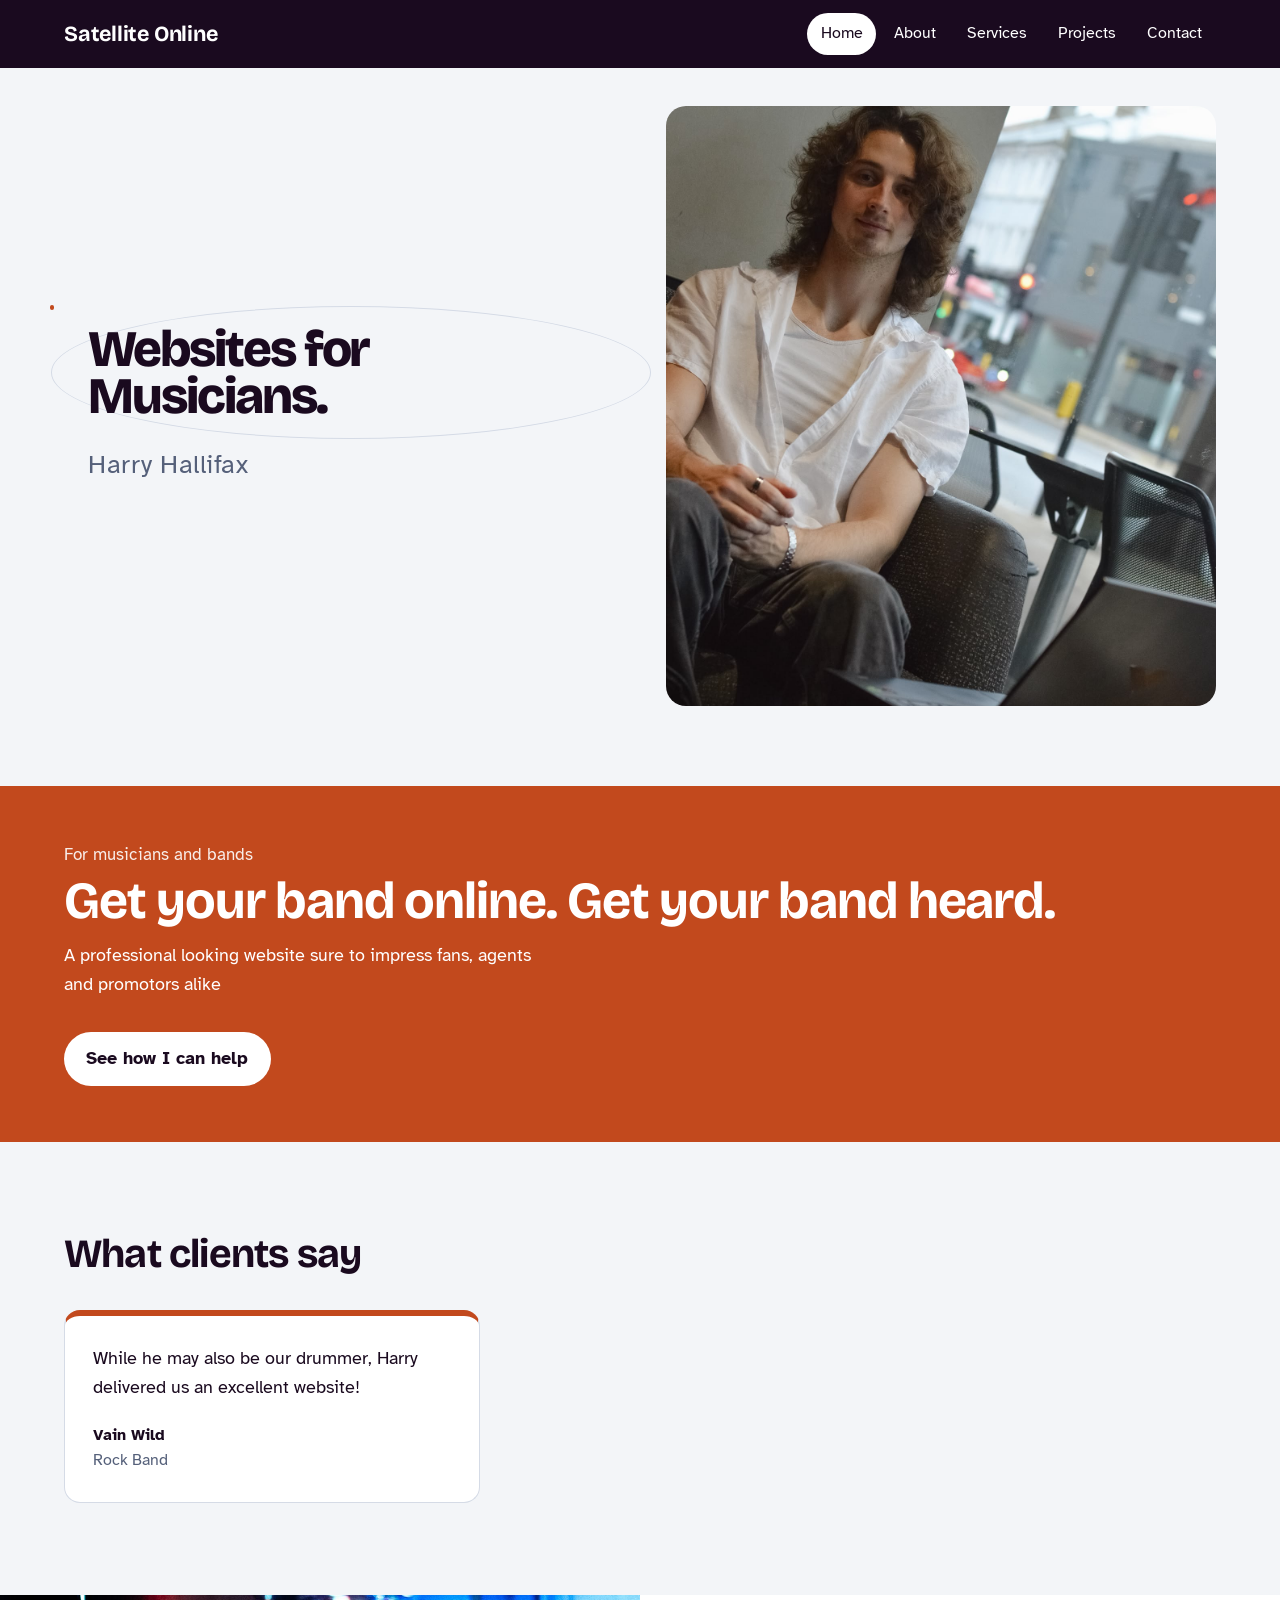
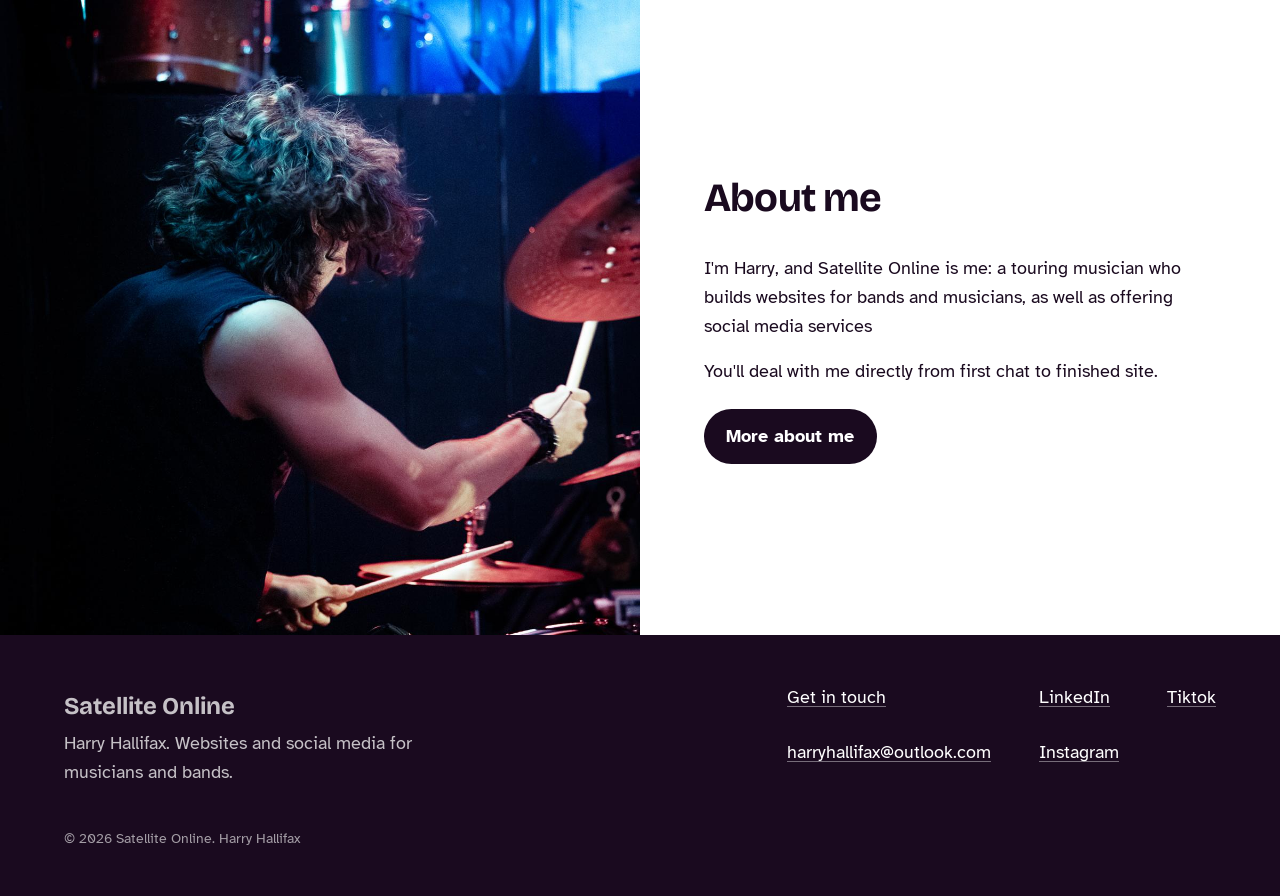
<file: index.html>
<!DOCTYPE html>
<html lang="en-GB">
<head>
  <meta charset="utf-8">
  <meta name="viewport" content="width=device-width, initial-scale=1">
  <title>Satellite Online · Harry Hallifax</title>
  <meta name="description" content="Websites and social media help for musicians and bands, from a touring musician who gets it.">
  <link rel="preconnect" href="https://fonts.googleapis.com">
  <link rel="preconnect" href="https://fonts.gstatic.com" crossorigin>
  <link href="https://fonts.googleapis.com/css2?family=Atkinson+Hyperlegible:wght@400;700&family=Bricolage+Grotesque:opsz,wght@12..96,700;12..96,800&display=swap" rel="stylesheet">
  <link rel="stylesheet" href="css/style.css">
  <link rel="icon" type="image/x-icon" href="/images/favicon2.png">
</head>
<body>
  <a class="skip-link" href="#main">Skip to content</a>

  <header class="site-nav">
    <nav class="wrap" aria-label="Main">
      <a class="brand" href="./">Satellite Online</a>
      <button class="nav-toggle" aria-expanded="false" aria-controls="nav-links">Menu</button>
      <ul class="nav-links" id="nav-links">
        <li><a href="./" aria-current="page">Home</a></li>
        <li><a href="about/">About</a></li>
        <li><a href="services/">Services</a></li>
        <li><a href="projects/">Projects</a></li>
        <li><a href="contact/">Contact</a></li>
      </ul>
    </nav>
  </header>

  <main id="main">
    <section class="hero wrap" aria-labelledby="wordmark">
      <div class="hero-text">
        <h1 class="wordmark" id="wordmark">
          <span class="orbit" aria-hidden="true"><span class="orbit-x"><span class="moon"></span></span></span>
          <span class="wordmark-line">Websites for Musicians.</span>
        </h1>
        <p class="hero-name">Harry Hallifax</p>
      </div>

      <div class="hero-photo">
             <img src="images/cafe.jpeg" alt="Harry working on a laptop in a café" height="600">
      </div>
    </section>

    <a class="musician-bar" href="services/">
      <div class="wrap musician-bar-inner">
        <div>
          <p class="bar-for">For musicians and bands</p>
          <h2>Get your band online. Get your band heard.</h2>
          <p class="lede">A professional looking website sure to impress fans, agents and promotors alike</p>
        </div>
        <span class="bar-cta">See how I can help</span>
      </div>
    </a>

    <section class="reviews" id="reviews" aria-labelledby="reviews-title">
      <div class="wrap">
        <h2 class="section-title" id="reviews-title">What clients say</h2>
        <div class="review-track" id="review-track" tabindex="0" aria-label="Client reviews, scroll sideways for more"></div>
      </div>
    </section>

    <section class="about-me" aria-labelledby="about-me-title">
      <div class="about-me-photo">
             <img src="images/playing live.jpeg" alt="Harry Hallifax playing drums">
      </div>
      <div class="about-me-text">
        <h2 class="section-title" id="about-me-title">About me</h2>
        <p>I'm Harry, and Satellite Online is me: a touring musician who builds websites for bands and musicians, as well as offering social media services</p>
        <p>You'll deal with me directly from first chat to finished site.</p>
        <a class="button" href="about/">More about me</a>
      </div>
    </section>
  </main>

  <div data-include="footer"></div>

  <script src="js/main.js"></script>
  <script src="js/reviews.js"></script>
  <script src="js/include.js"></script>
</body>
</html>
</file>
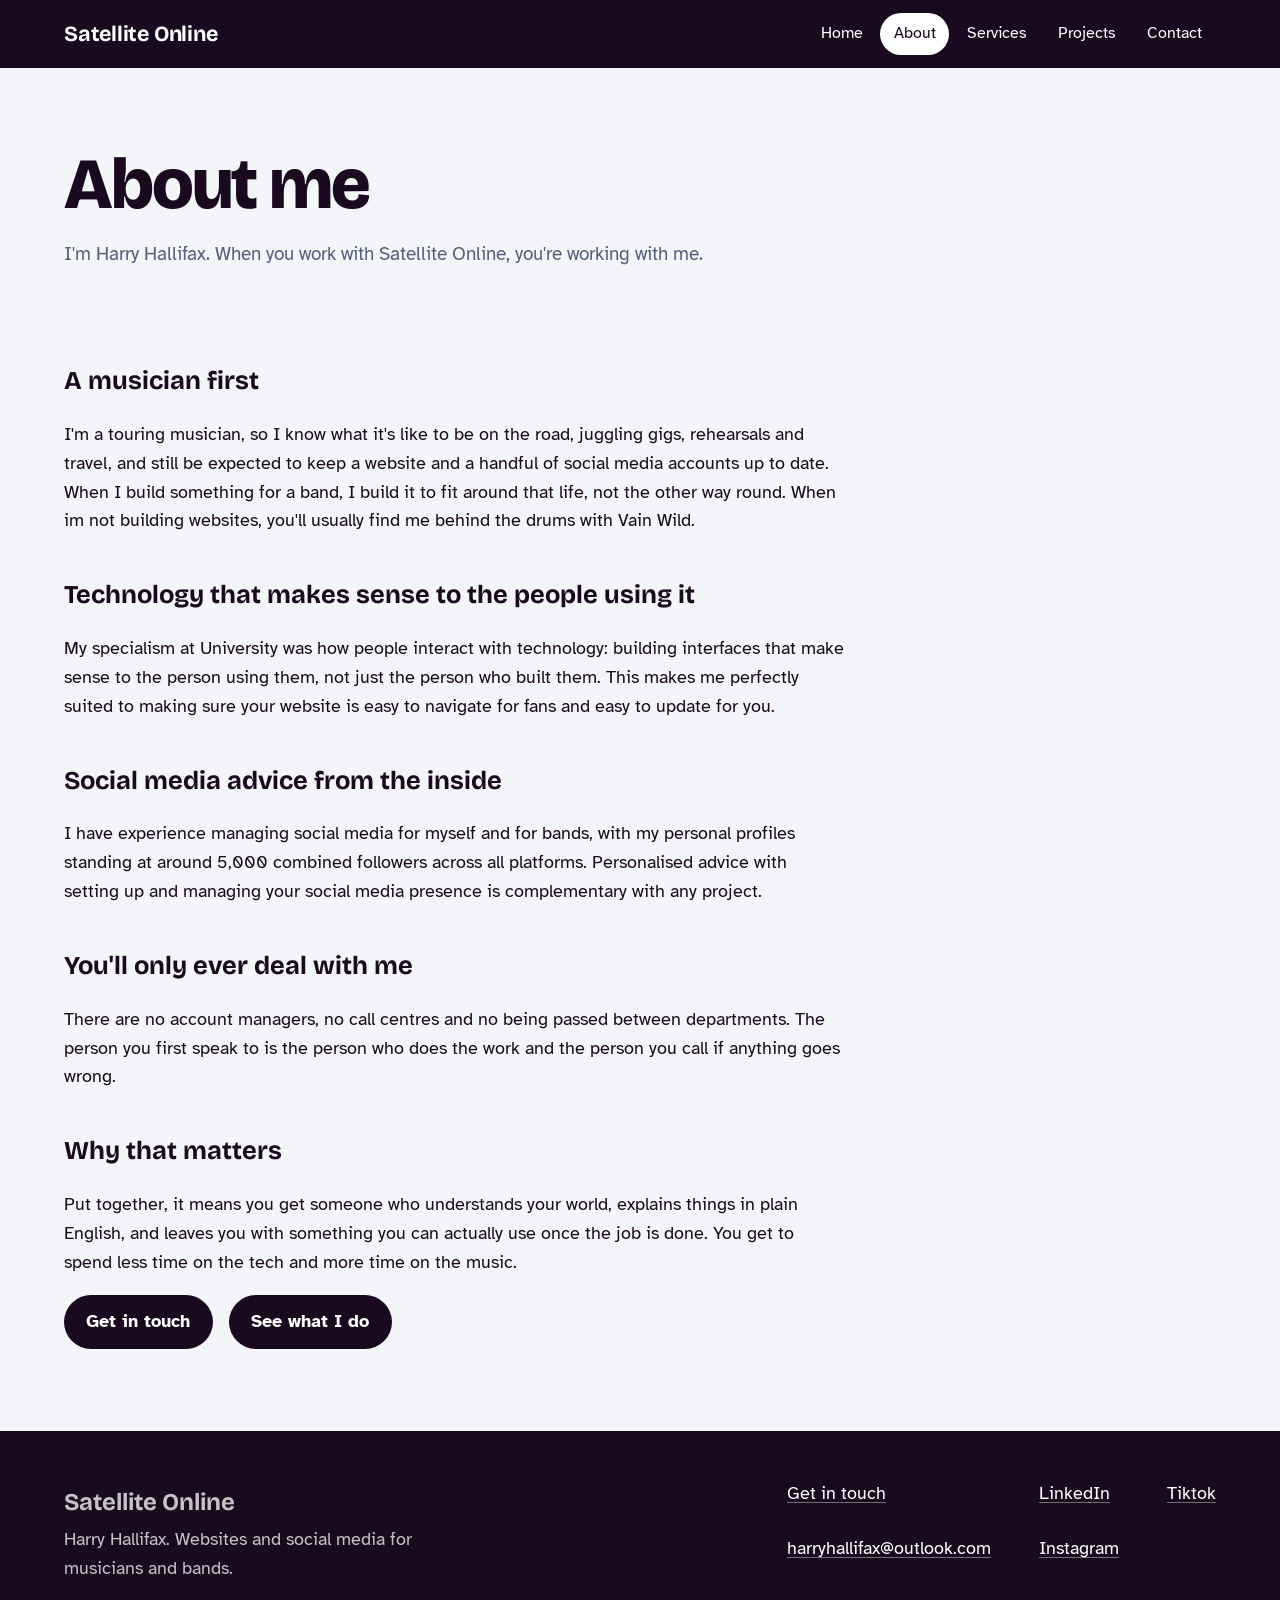
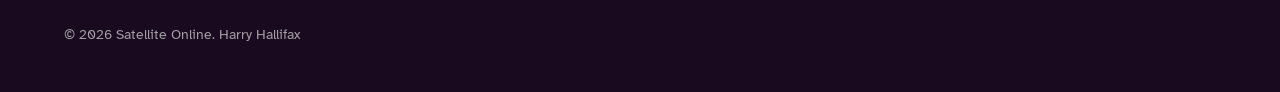
<file: about/index.html>
<!DOCTYPE html>
<html lang="en-GB">
<head>
  <meta charset="utf-8">
  <meta name="viewport" content="width=device-width, initial-scale=1">
  <title>About · Satellite Online</title>
  <meta name="description" content="I'm Harry Hallifax. When you work with Satellite Online, you're working with me.">
  <link rel="preconnect" href="https://fonts.googleapis.com">
  <link rel="preconnect" href="https://fonts.gstatic.com" crossorigin>
  <link href="https://fonts.googleapis.com/css2?family=Atkinson+Hyperlegible:wght@400;700&family=Bricolage+Grotesque:opsz,wght@12..96,700;12..96,800&display=swap" rel="stylesheet">
  <link rel="stylesheet" href="../css/style.css">
</head>
<body>
  <a class="skip-link" href="#main">Skip to content</a>

  <header class="site-nav">
    <nav class="wrap" aria-label="Main">
      <a class="brand" href="../">Satellite Online</a>
      <button class="nav-toggle" aria-expanded="false" aria-controls="nav-links">Menu</button>
      <ul class="nav-links" id="nav-links">
        <li><a href="../">Home</a></li>
        <li><a href="../about/" aria-current="page">About</a></li>
        <li><a href="../services/">Services</a></li>
        <li><a href="../projects/">Projects</a></li>
        <li><a href="../contact/">Contact</a></li>
      </ul>
    </nav>
  </header>

  <main id="main">
    <header class="page-head">
      <div class="wrap">
        <h1>About me</h1>
        <p>I'm Harry Hallifax. When you work with Satellite Online, you're working with me.</p>
      </div>
    </header>
    <div class="page-body wrap">
      <h2>A musician first</h2>
      <p>I'm a touring musician, so I know what it's like to be on the road, juggling gigs, rehearsals and travel, and still be expected to keep a website and a handful of social media accounts up to date. When I build something for a band, I build it to fit around that life, not the other way round. When im not building websites, you'll usually find me behind the drums with Vain Wild.</p>

      <h2>Technology that makes sense to the people using it</h2>
      <p>My specialism at University was how people interact with technology: building interfaces that make sense to the person using them, not just the person who built them. This makes me perfectly suited to making sure your website is easy to navigate for fans and easy to update for you.</p>

      <h2>Social media advice from the inside</h2>
      <p>I have experience managing social media for myself and for bands, with my personal profiles standing at around 5,000 combined followers across all platforms. Personalised advice with setting up and managing your social media presence is complementary with any project.</p>

      <h2>You'll only ever deal with me</h2>
      <p>There are no account managers, no call centres and no being passed between departments. The person you first speak to is the person who does the work and the person you call if anything goes wrong.</p>

      <h2>Why that matters</h2>
      <p>Put together, it means you get someone who understands your world, explains things in plain English, and leaves you with something you can actually use once the job is done. You get to spend less time on the tech and more time on the music.</p>

      <p class="route-links">
        <a class="button" href="../contact/">Get in touch</a>
        <a class="button" href="../services/">See what I do</a>
      </p>
    </div>
  </main>

  <div data-include="footer"></div>

  <script src="../js/main.js"></script>
   <script src="../js/include.js"></script>
</body>
</html>
</file>
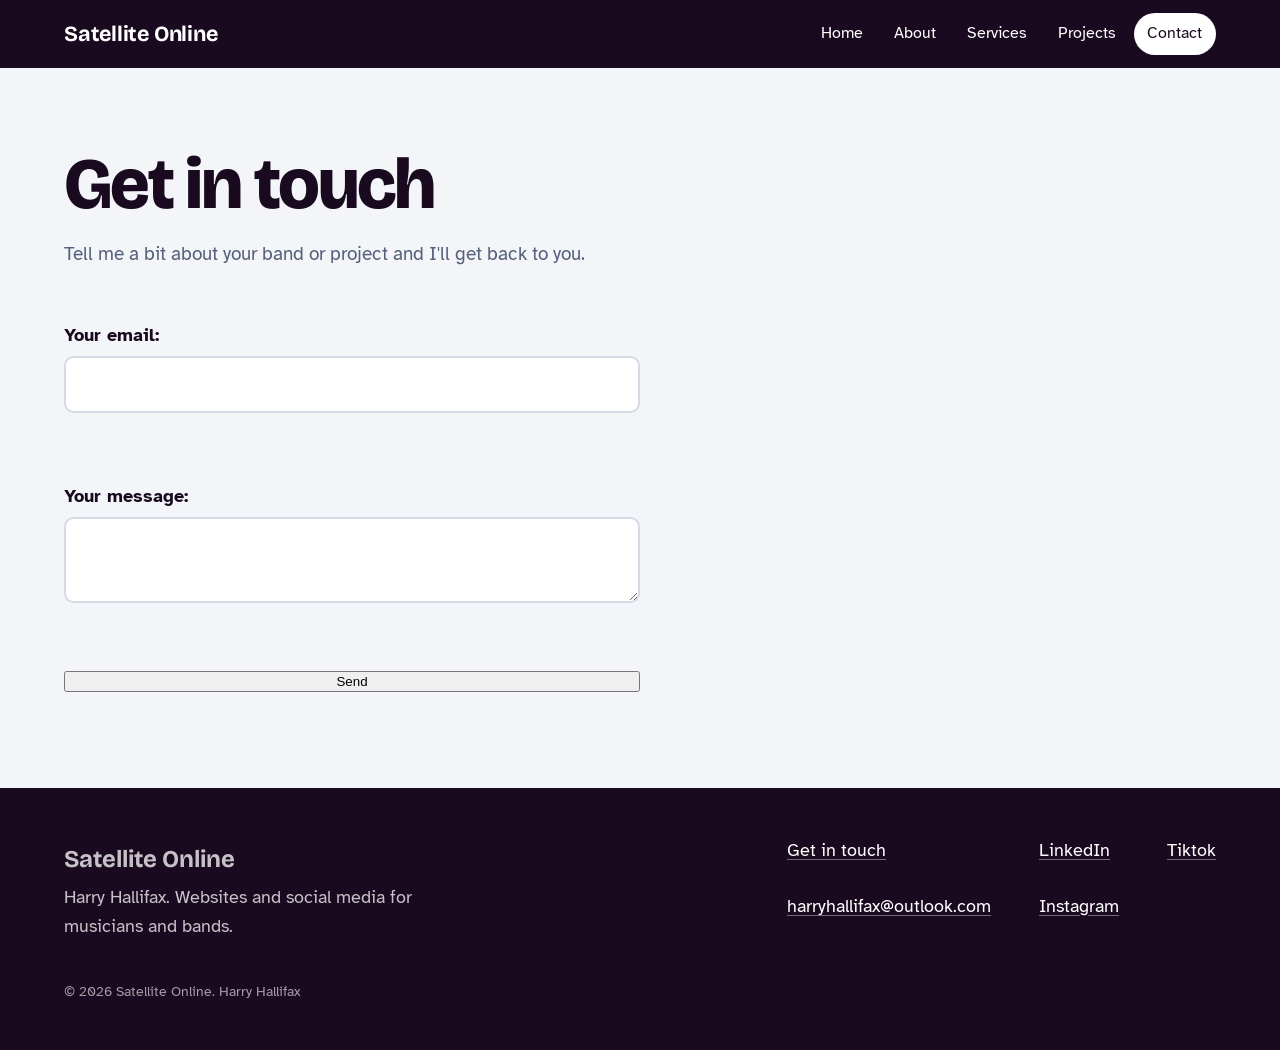
<file: contact/index.html>
<!DOCTYPE html>
<html lang="en-GB">
<head>
  <meta charset="utf-8">
  <meta name="viewport" content="width=device-width, initial-scale=1">
  <title>Contact · Satellite Online</title>
  <meta name="description" content="Tell me a bit about your band or project and I'll get back to you.">
  <link rel="preconnect" href="https://fonts.googleapis.com">
  <link rel="preconnect" href="https://fonts.gstatic.com" crossorigin>
  <link href="https://fonts.googleapis.com/css2?family=Atkinson+Hyperlegible:wght@400;700&family=Bricolage+Grotesque:opsz,wght@12..96,700;12..96,800&display=swap" rel="stylesheet">
  <link rel="stylesheet" href="../css/style.css">
</head>
<body>
  <a class="skip-link" href="#main">Skip to content</a>

  <header class="site-nav">
    <nav class="wrap" aria-label="Main">
      <a class="brand" href="../">Satellite Online</a>
      <button class="nav-toggle" aria-expanded="false" aria-controls="nav-links">Menu</button>
      <ul class="nav-links" id="nav-links">
        <li><a href="../">Home</a></li>
        <li><a href="../about/">About</a></li>
        <li><a href="../services/">Services</a></li>
        <li><a href="../projects/">Projects</a></li>
        <li><a href="../contact/" aria-current="page">Contact</a></li>
      </ul>
    </nav>
  </header>

  <main id="main">
    <header class="page-head">
      <div class="wrap">
        <h1>Get in touch</h1>
        <p>Tell me a bit about your band or project and I'll get back to you.</p>
      </div>
    </header>
    <div class="page-body wrap">
      <form
      class="contact-form"
      action="https://formspree.io/f/xyeeplyl"
      method="POST"
>
      <label>
        Your email:
        <input type="email" name="email">
      </label>
      <br>
      <label>
        Your message:
        <textarea name="message"></textarea>
      </label>
      <br>
      <!-- your other form fields go here -->
  <button type="submit">Send</button>
</form>
    </div>
  </main>

  <div data-include="footer"></div>

  <script src="../js/main.js"></script>
   <script src="../js/include.js"></script>
</body>
</html>
</file>
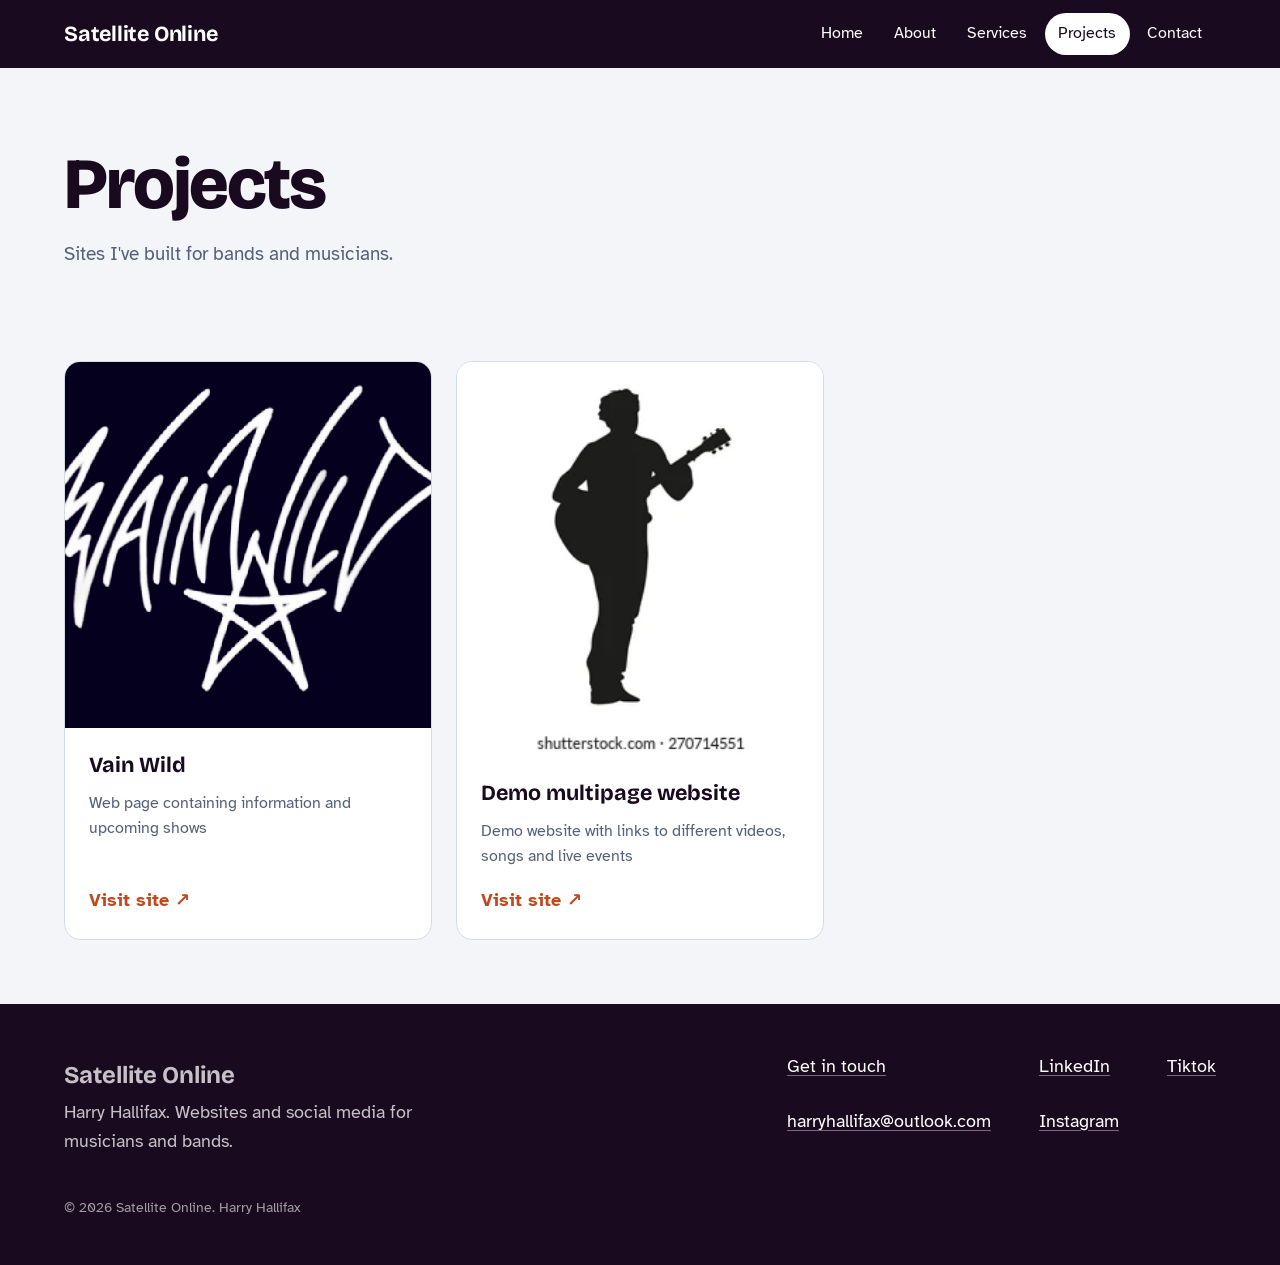
<file: projects/index.html>
<!DOCTYPE html>
<html lang="en-GB">
<head>
  <meta charset="utf-8">
  <meta name="viewport" content="width=device-width, initial-scale=1">
  <title>Projects · Satellite Online</title>
  <meta name="description" content="Sites I've built for bands and musicians.">
  <link rel="preconnect" href="https://fonts.googleapis.com">
  <link rel="preconnect" href="https://fonts.gstatic.com" crossorigin>
  <link href="https://fonts.googleapis.com/css2?family=Atkinson+Hyperlegible:wght@400;700&family=Bricolage+Grotesque:opsz,wght@12..96,700;12..96,800&display=swap" rel="stylesheet">
  <link rel="stylesheet" href="../css/style.css">
</head>
<body>
  <a class="skip-link" href="#main">Skip to content</a>

  <header class="site-nav">
    <nav class="wrap" aria-label="Main">
      <a class="brand" href="../">Satellite Online</a>
      <button class="nav-toggle" aria-expanded="false" aria-controls="nav-links">Menu</button>
      <ul class="nav-links" id="nav-links">
        <li><a href="../">Home</a></li>
        <li><a href="../about/">About</a></li>
        <li><a href="../services/">Services</a></li>
        <li><a href="../projects/" aria-current="page">Projects</a></li>
        <li><a href="../contact/">Contact</a></li>
      </ul>
    </nav>
  </header>

  <main id="main">
    <header class="page-head">
      <div class="wrap">
        <h1>Projects</h1>
        <p>Sites I've built for bands and musicians.</p>
      </div>
    </header>
    <div class="wrap projects-wrap">
      <div class="project-grid" id="project-grid"></div>
    </div>
  </main>

  <div data-include="footer"></div>

  <script src="../js/main.js"></script>
  <script src="../js/projects.js"></script>
   <script src="../js/include.js"></script>
</body>
</html>
</file>
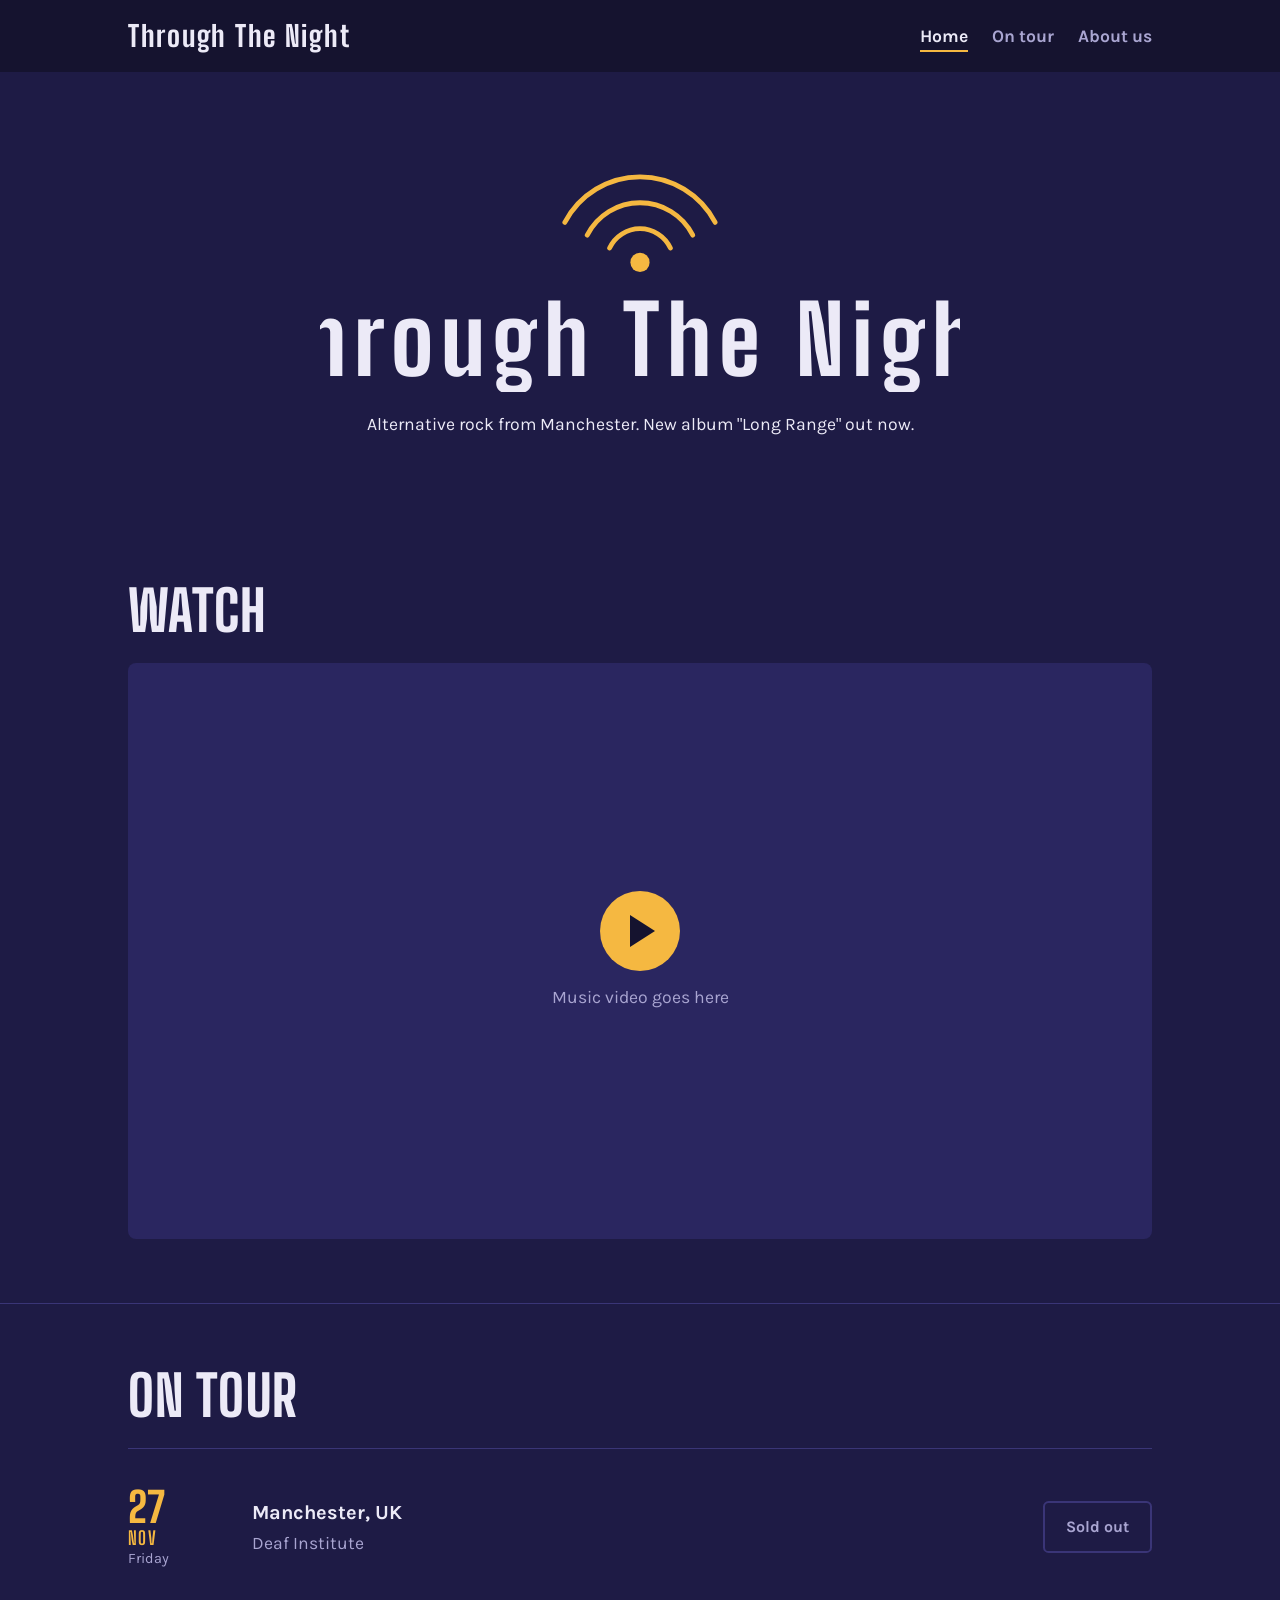
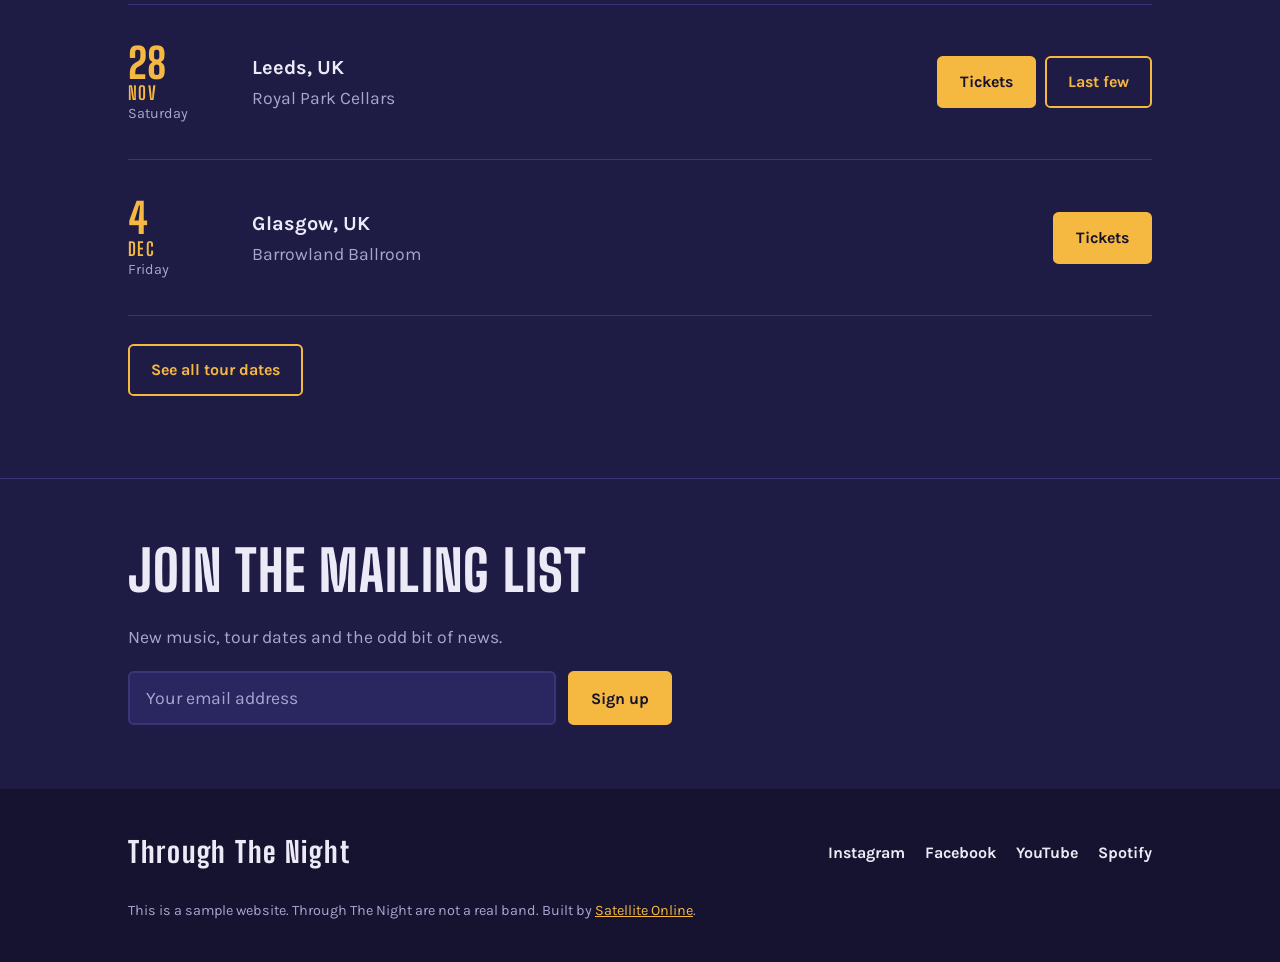
<file: sample1/index.html>
<!DOCTYPE html>
<html lang="en-GB">
<head>
  <meta charset="utf-8">
  <meta name="viewport" content="width=device-width, initial-scale=1">
  <title>Through The Night</title>
  <meta name="description" content="Through The Night are a four-piece alternative rock band from Manchester. Sample website by Satellite Online.">
  <link rel="preconnect" href="https://fonts.googleapis.com">
  <link rel="preconnect" href="https://fonts.gstatic.com" crossorigin>
  <link href="https://fonts.googleapis.com/css2?family=Big+Shoulders+Display:wght@700;800&family=Karla:wght@400;700&display=swap" rel="stylesheet">
  <link rel="stylesheet" href="css/band.css">
</head>
<body>
  <header class="band-header">
    <div class="wrap">
      <a class="small-logo" href="./">Through The Night</a>
      <nav aria-label="Main">
        <ul class="band-nav">
          <li><a href="./" aria-current="page">Home</a></li>
          <li><a href="tour/">On tour</a></li>
          <li><a href="about/">About us</a></li>
        </ul>
      </nav>
    </div>
  </header>

  <main>
    <section class="logo-hero wrap" aria-label="Through The Night">
      <svg class="band-logo" viewBox="0 0 800 280" role="img" aria-labelledby="logo-title">
        <title id="logo-title">Through The Night</title>
        <g transform="translate(400 118)">
          <circle class="dish" cx="0" cy="0" r="12"/>
          <g class="waves">
            <path d="M -38 -18 A 42 42 0 0 1 38 -18"/>
            <path d="M -66 -34 A 74 74 0 0 1 66 -34"/>
            <path d="M -94 -50 A 106 106 0 0 1 94 -50"/>
          </g>
        </g>
        <text x="400" y="260" text-anchor="middle">Through The Night</text>
      </svg>
      <p class="logo-tagline">Alternative rock from Manchester. New album "Long Range" out now.</p>
    </section>

    <section class="block" aria-labelledby="video-title">
      <div class="wrap">
        <h2 id="video-title">Watch</h2>
        <div class="video">
          <div><span class="play" aria-hidden="true"></span>Music video goes here</div>
        </div>
      </div>
    </section>

    <section class="block" aria-labelledby="tour-title">
      <div class="wrap">
        <h2 id="tour-title">On tour</h2>
        <ul class="gigs">
        <li class="gig">
          <p class="gig-date"><span class="day">27</span> <span class="month">Nov</span><span class="weekday">Friday</span></p>
          <p class="gig-place"><span class="city">Manchester, UK</span><span class="venue">Deaf Institute</span></p>
          <div class="gig-actions">
            <span class="btn" aria-disabled="true">Sold out</span>
          </div>
        </li>
        <li class="gig">
          <p class="gig-date"><span class="day">28</span> <span class="month">Nov</span><span class="weekday">Saturday</span></p>
          <p class="gig-place"><span class="city">Leeds, UK</span><span class="venue">Royal Park Cellars</span></p>
          <div class="gig-actions">
            <a class="btn" href="#">Tickets</a>
            <a class="btn ghost" href="#">Last few</a>
          </div>
        </li>
        <li class="gig">
          <p class="gig-date"><span class="day">4</span> <span class="month">Dec</span><span class="weekday">Friday</span></p>
          <p class="gig-place"><span class="city">Glasgow, UK</span><span class="venue">Barrowland Ballroom</span></p>
          <div class="gig-actions">
            <a class="btn" href="#">Tickets</a>
          </div>
        </li>
        </ul>
        <p class="more-link"><a class="btn ghost" href="tour/">See all tour dates</a></p>
      </div>
    </section>

    <section class="block signup" aria-labelledby="signup-title">
      <div class="wrap">
        <h2 id="signup-title">Join the mailing list</h2>
        <p>New music, tour dates and the odd bit of news.</p>
        <form class="signup-form" onsubmit="event.preventDefault(); document.getElementById('signup-note').hidden = false;">
          <label for="signup-email" class="visually-hidden" style="position:absolute;left:-9999px">Email address</label>
          <input id="signup-email" type="email" placeholder="Your email address" required>
          <button class="btn" type="submit">Sign up</button>
        </form>
        <p class="signup-note" id="signup-note" hidden>This is a sample site, so sign-up isn't switched on.</p>
      </div>
    </section>
  </main>

  <footer class="band-footer">
    <div class="wrap">
      <a class="small-logo" href="./">Through The Night</a>
      <ul class="socials">
        <li><a href="#">Instagram</a></li>
        <li><a href="#">Facebook</a></li>
        <li><a href="#">YouTube</a></li>
        <li><a href="#">Spotify</a></li>
      </ul>
      <p class="credit">This is a sample website. Through The Night are not a real band. Built by <a href="../">Satellite Online</a>.</p>
    </div>
  </footer>
</body>
</html>
</file>
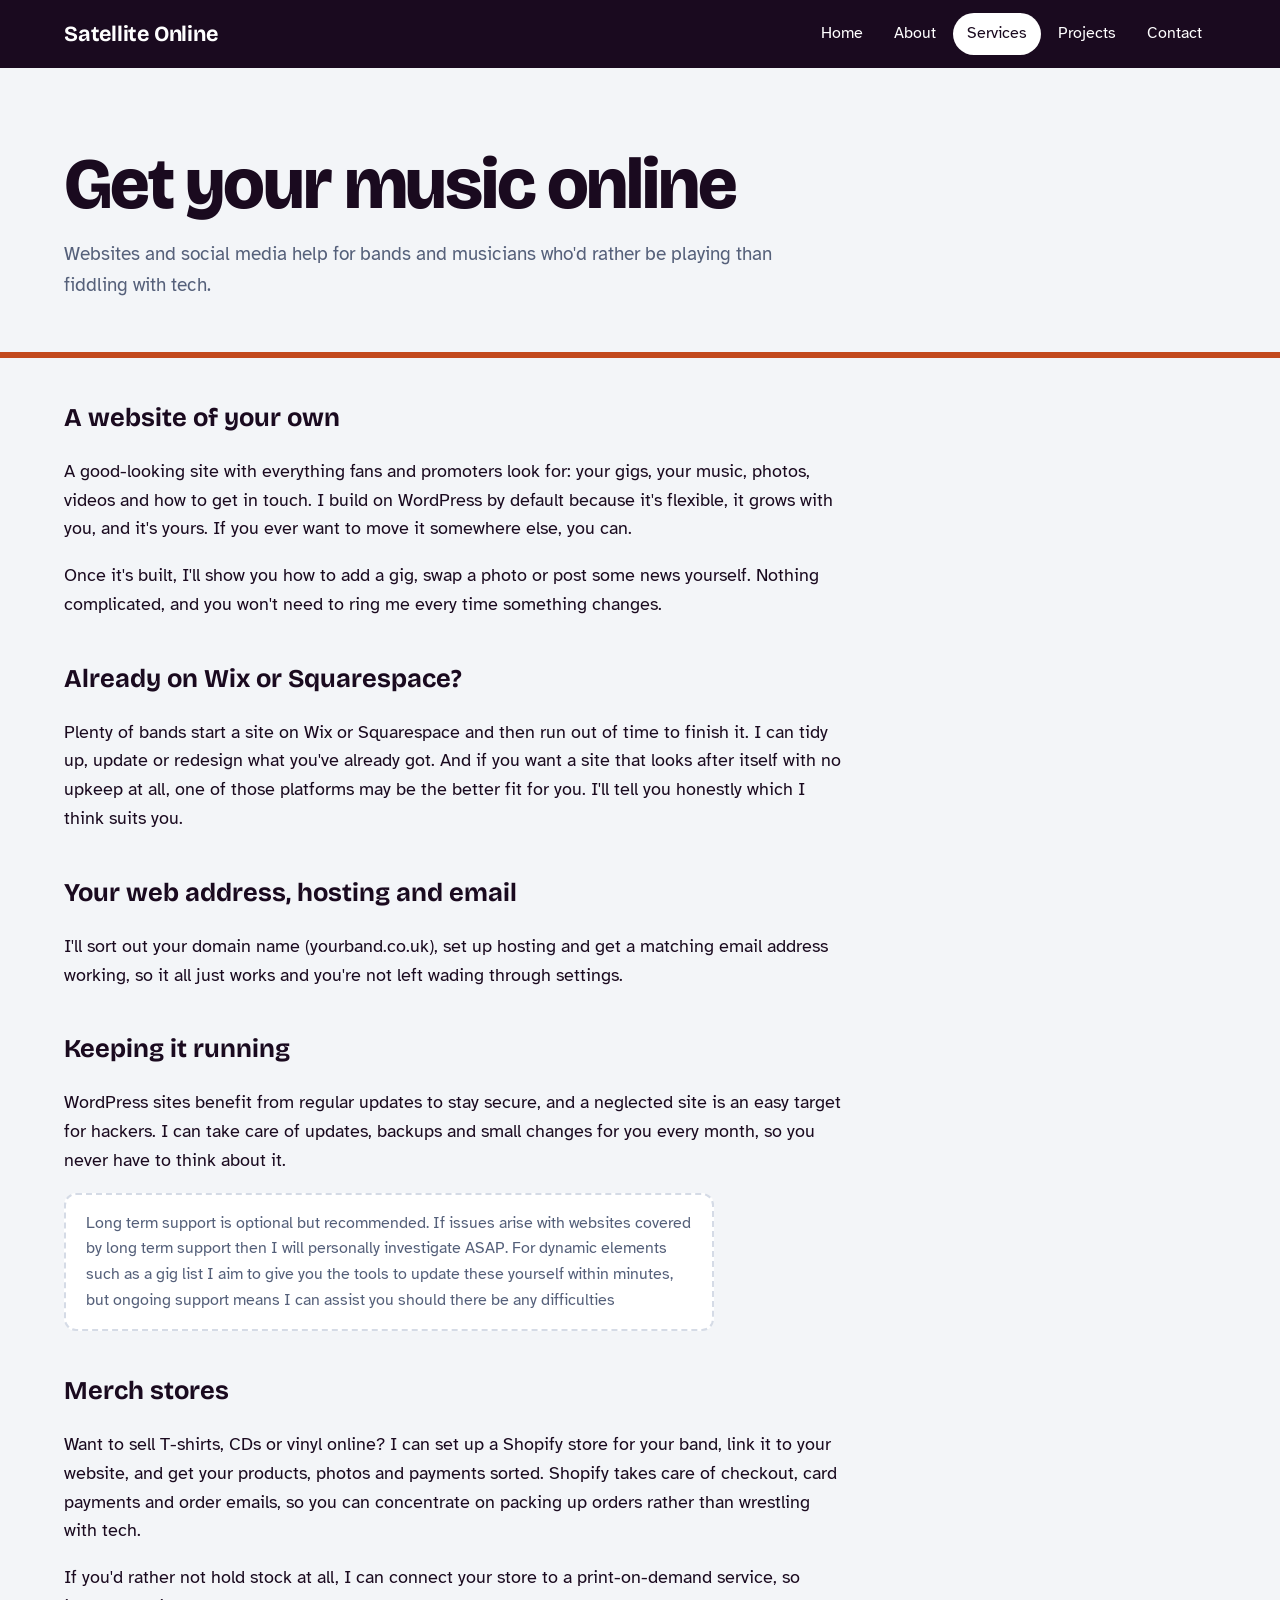
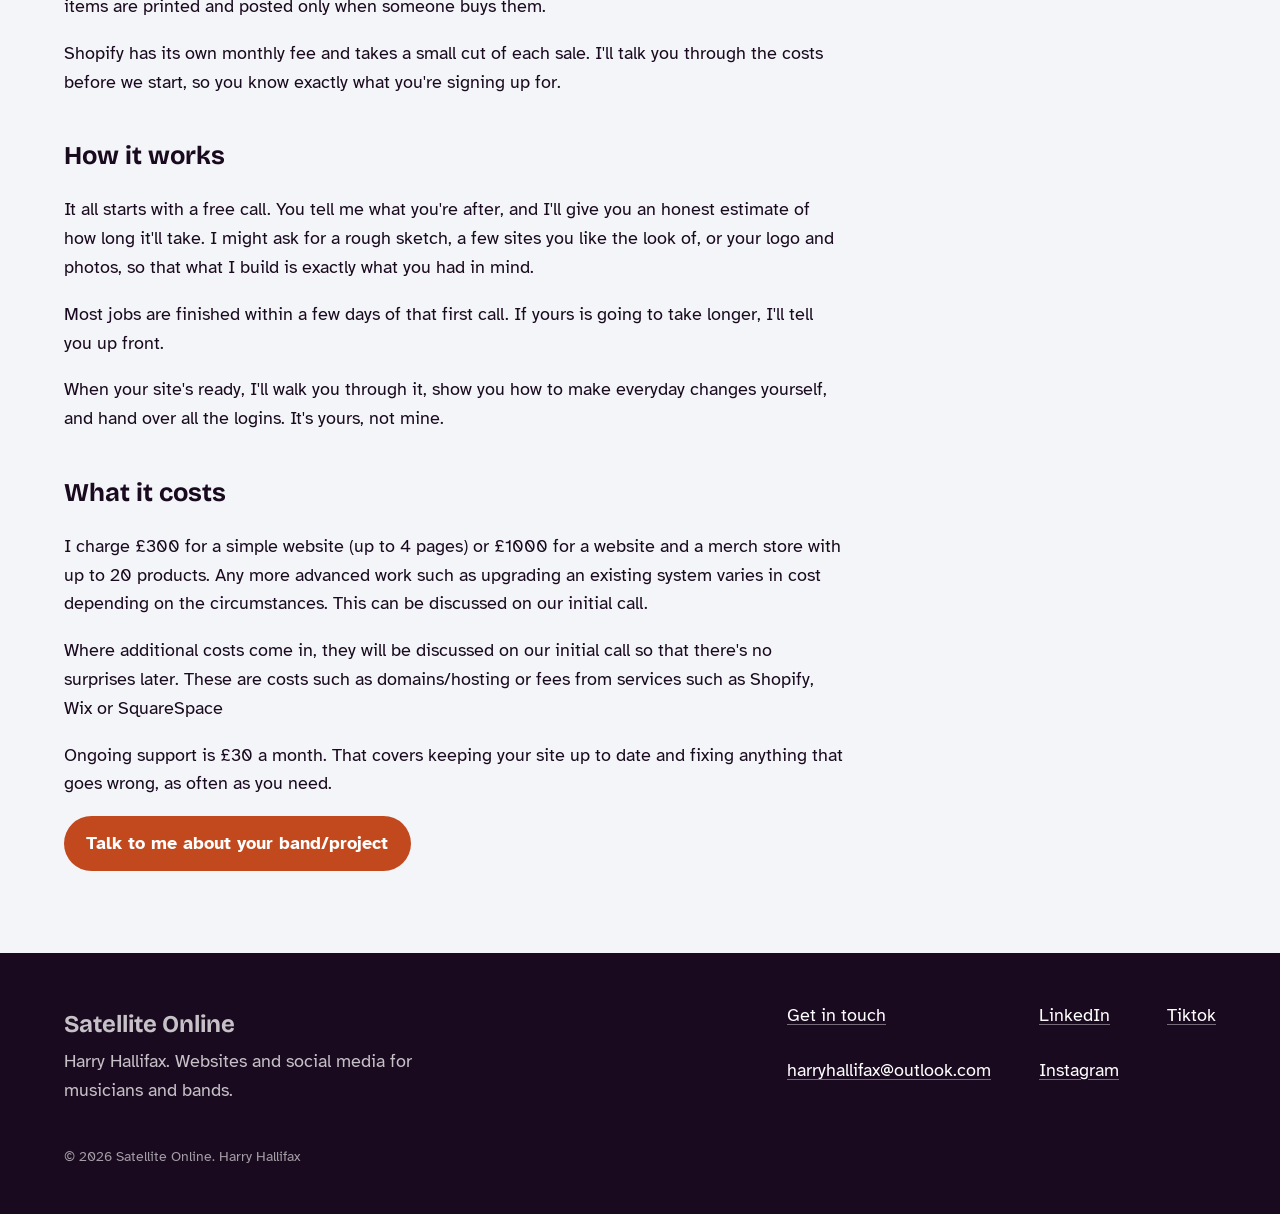
<file: services/index.html>
<!DOCTYPE html>
<html lang="en-GB">
<head>
  <meta charset="utf-8">
  <meta name="viewport" content="width=device-width, initial-scale=1">
  <title>Services · Satellite Online</title>
  <meta name="description" content="Websites and social media help for bands and musicians who'd rather be playing than fiddling with tech.">
  <link rel="preconnect" href="https://fonts.googleapis.com">
  <link rel="preconnect" href="https://fonts.gstatic.com" crossorigin>
  <link href="https://fonts.googleapis.com/css2?family=Atkinson+Hyperlegible:wght@400;700&family=Bricolage+Grotesque:opsz,wght@12..96,700;12..96,800&display=swap" rel="stylesheet">
  <link rel="stylesheet" href="../css/style.css">
</head>
<body class="theme-digital">
  <a class="skip-link" href="#main">Skip to content</a>

  <header class="site-nav">
    <nav class="wrap" aria-label="Main">
      <a class="brand" href="../">Satellite Online</a>
      <button class="nav-toggle" aria-expanded="false" aria-controls="nav-links">Menu</button>
      <ul class="nav-links" id="nav-links">
        <li><a href="../">Home</a></li>
        <li><a href="../about/">About</a></li>
        <li><a href="../services/" aria-current="page">Services</a></li>
        <li><a href="../projects/">Projects</a></li>
        <li><a href="../contact/">Contact</a></li>
      </ul>
    </nav>
  </header>

  <main id="main">
    <header class="page-head">
      <div class="wrap">
        <h1>Get your music online</h1>
        <p>Websites and social media help for bands and musicians who'd rather be playing than fiddling with tech.</p>
      </div>
    </header>
    <div class="page-body wrap">
      <h2>A website of your own</h2>
      <p>A good-looking site with everything fans and promoters look for: your gigs, your music, photos, videos and how to get in touch. I build on WordPress by default because it's flexible, it grows with you, and it's yours. If you ever want to move it somewhere else, you can.</p>
      <p>Once it's built, I'll show you how to add a gig, swap a photo or post some news yourself. Nothing complicated, and you won't need to ring me every time something changes.</p>

      <h2>Already on Wix or Squarespace?</h2>
      <p>Plenty of bands start a site on Wix or Squarespace and then run out of time to finish it. I can tidy up, update or redesign what you've already got. And if you want a site that looks after itself with no upkeep at all, one of those platforms may be the better fit for you. I'll tell you honestly which I think suits you.</p>

      <h2>Your web address, hosting and email</h2>
      <p>I'll sort out your domain name (yourband.co.uk), set up hosting and get a matching email address working, so it all just works and you're not left wading through settings.</p>

      <h2>Keeping it running</h2>
      <p>WordPress sites benefit from regular updates to stay secure, and a neglected site is an easy target for hackers. I can take care of updates, backups and small changes for you every month, so you never have to think about it.</p>
      <p class="placeholder-note">Long term support is optional but recommended. If issues arise with websites covered by long term support then I will personally investigate ASAP. For dynamic elements such as a gig list I aim to give you the tools to update these yourself within minutes, but ongoing support means I can assist you should there be any difficulties </p>

      <h2>Merch stores</h2>
      <p>Want to sell T-shirts, CDs or vinyl online? I can set up a Shopify store for your band, link it to your website, and get your products, photos and payments sorted. Shopify takes care of checkout, card payments and order emails, so you can concentrate on packing up orders rather than wrestling with tech.</p>
      <p>If you'd rather not hold stock at all, I can connect your store to a print-on-demand service, so items are printed and posted only when someone buys them.</p>
      <p>Shopify has its own monthly fee and takes a small cut of each sale. I'll talk you through the costs before we start, so you know exactly what you're signing up for.</p>

      <h2>How it works</h2>
      <p>It all starts with a free call. You tell me what you're after, and I'll give you an honest estimate of how long it'll take. I might ask for a rough sketch, a few sites you like the look of, or your logo and photos, so that what I build is exactly what you had in mind.</p>
      <p>Most jobs are finished within a few days of that first call. If yours is going to take longer, I'll tell you up front.</p>
      <p>When your site's ready, I'll walk you through it, show you how to make everyday changes yourself, and hand over all the logins. It's yours, not mine.</p>

      <h2>What it costs</h2>
      <p>I charge £300 for a simple website (up to 4 pages) or £1000 for a website and a merch store with up to 20 products. Any more advanced work such as upgrading an existing system varies in cost depending on the circumstances. This can be discussed on our initial call.</p>
      <p>Where additional costs come in, they will be discussed on our initial call so that there's no surprises later. These are costs such as domains/hosting or fees from services such as Shopify, Wix or SquareSpace</p>
      <p>Ongoing support is £30 a month. That covers keeping your site up to date and fixing anything that goes wrong, as often as you need.</p>

      <p class="route-links">
        <a class="button" href="../contact/">Talk to me about your band/project</a>
      </p>
    </div>
  </main>

  <div data-include="footer"></div>

  <script src="../js/main.js"></script>
   <script src="../js/include.js"></script>
</body>
</html>
</file>
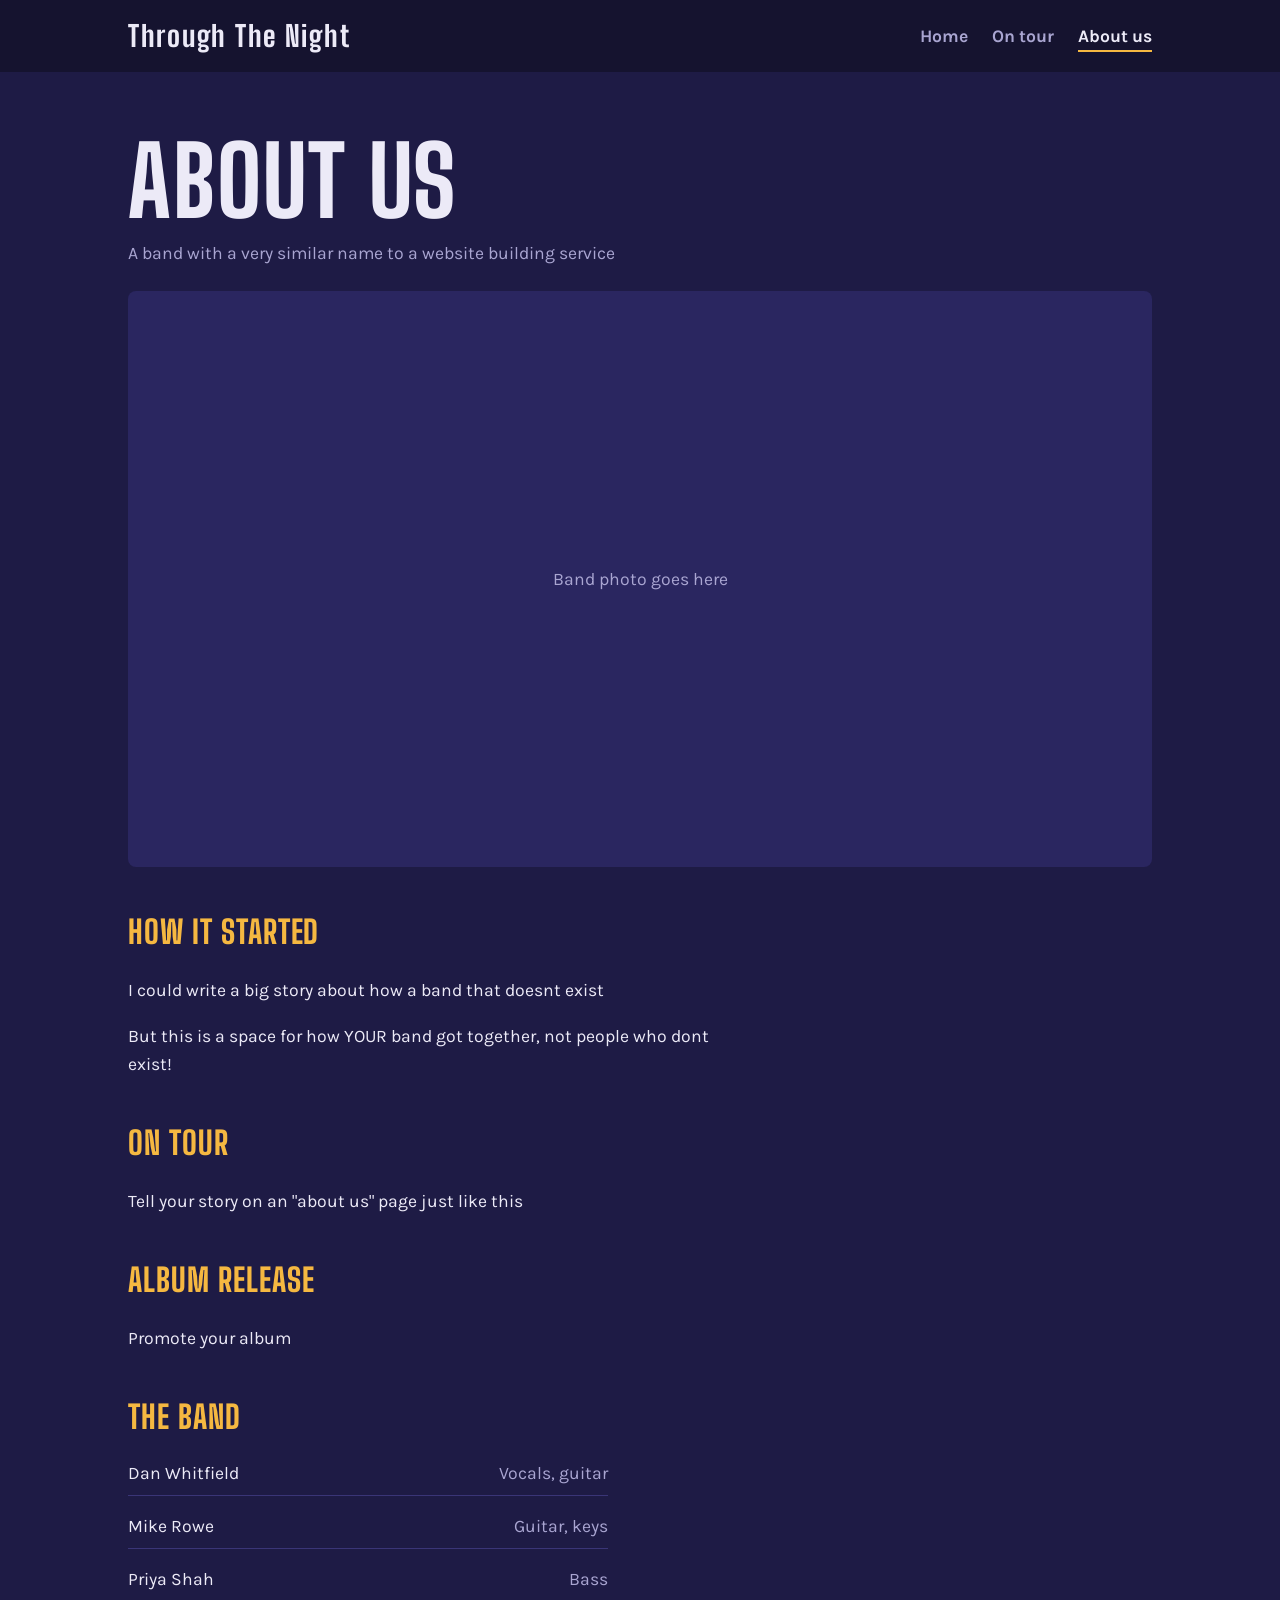
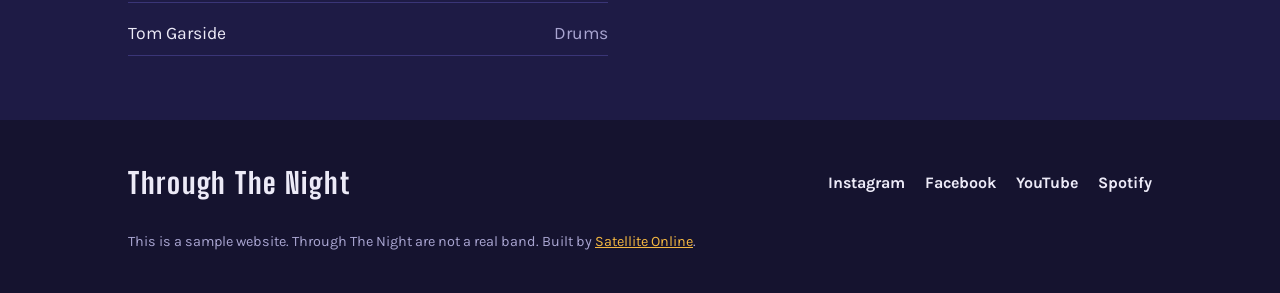
<file: sample1/about/index.html>
<!DOCTYPE html>
<html lang="en-GB">
<head>
  <meta charset="utf-8">
  <meta name="viewport" content="width=device-width, initial-scale=1">
  <title>About us | Through The Night</title>
  <meta name="description" content="Through The Night are a four-piece alternative rock band from Manchester. Sample website by Through The Night Online.">
  <link rel="preconnect" href="https://fonts.googleapis.com">
  <link rel="preconnect" href="https://fonts.gstatic.com" crossorigin>
  <link href="https://fonts.googleapis.com/css2?family=Big+Shoulders+Display:wght@700;800&family=Karla:wght@400;700&display=swap" rel="stylesheet">
  <link rel="stylesheet" href="../css/band.css">
</head>
<body>
  <header class="band-header">
    <div class="wrap">
      <a class="small-logo" href="../">Through The Night</a>
      <nav aria-label="Main">
        <ul class="band-nav">
          <li><a href="../">Home</a></li>
          <li><a href="../tour/">On tour</a></li>
          <li><a href="../about/" aria-current="page">About us</a></li>
        </ul>
      </nav>
    </div>
  </header>

  <main>
    <header class="page-title wrap">
      <h1>About us</h1>
      <p>A band with a very similar name to a website building service</p>
    </header>
    <div class="wrap story">
      <div class="band-photo">Band photo goes here</div>

      <h2>How it started</h2>
      <p>I could write a big story about how a band that doesnt exist</p>
      <p>But this is a space for how YOUR band got together, not people who dont exist!</p>

      <h2>On tour</h2>
      <p>Tell your story on an "about us" page just like this</p>

      <h2>Album release</h2>
      <p>Promote your album</p>

      <h2>The band</h2>
      <ul class="lineup">
        <li>Dan Whitfield <span>Vocals, guitar</span></li>
        <li>Mike Rowe <span>Guitar, keys</span></li>
        <li>Priya Shah <span>Bass</span></li>
        <li>Tom Garside <span>Drums</span></li>
      </ul>
    </div>
  </main>

  <footer class="band-footer">
    <div class="wrap">
      <a class="small-logo" href="../">Through The Night</a>
      <ul class="socials">
        <li><a href="#">Instagram</a></li>
        <li><a href="#">Facebook</a></li>
        <li><a href="#">YouTube</a></li>
        <li><a href="#">Spotify</a></li>
      </ul>
      <p class="credit">This is a sample website. Through The Night are not a real band. Built by <a href="../../">Satellite Online</a>.</p>
    </div>
  </footer>
</body>
</html>
</file>
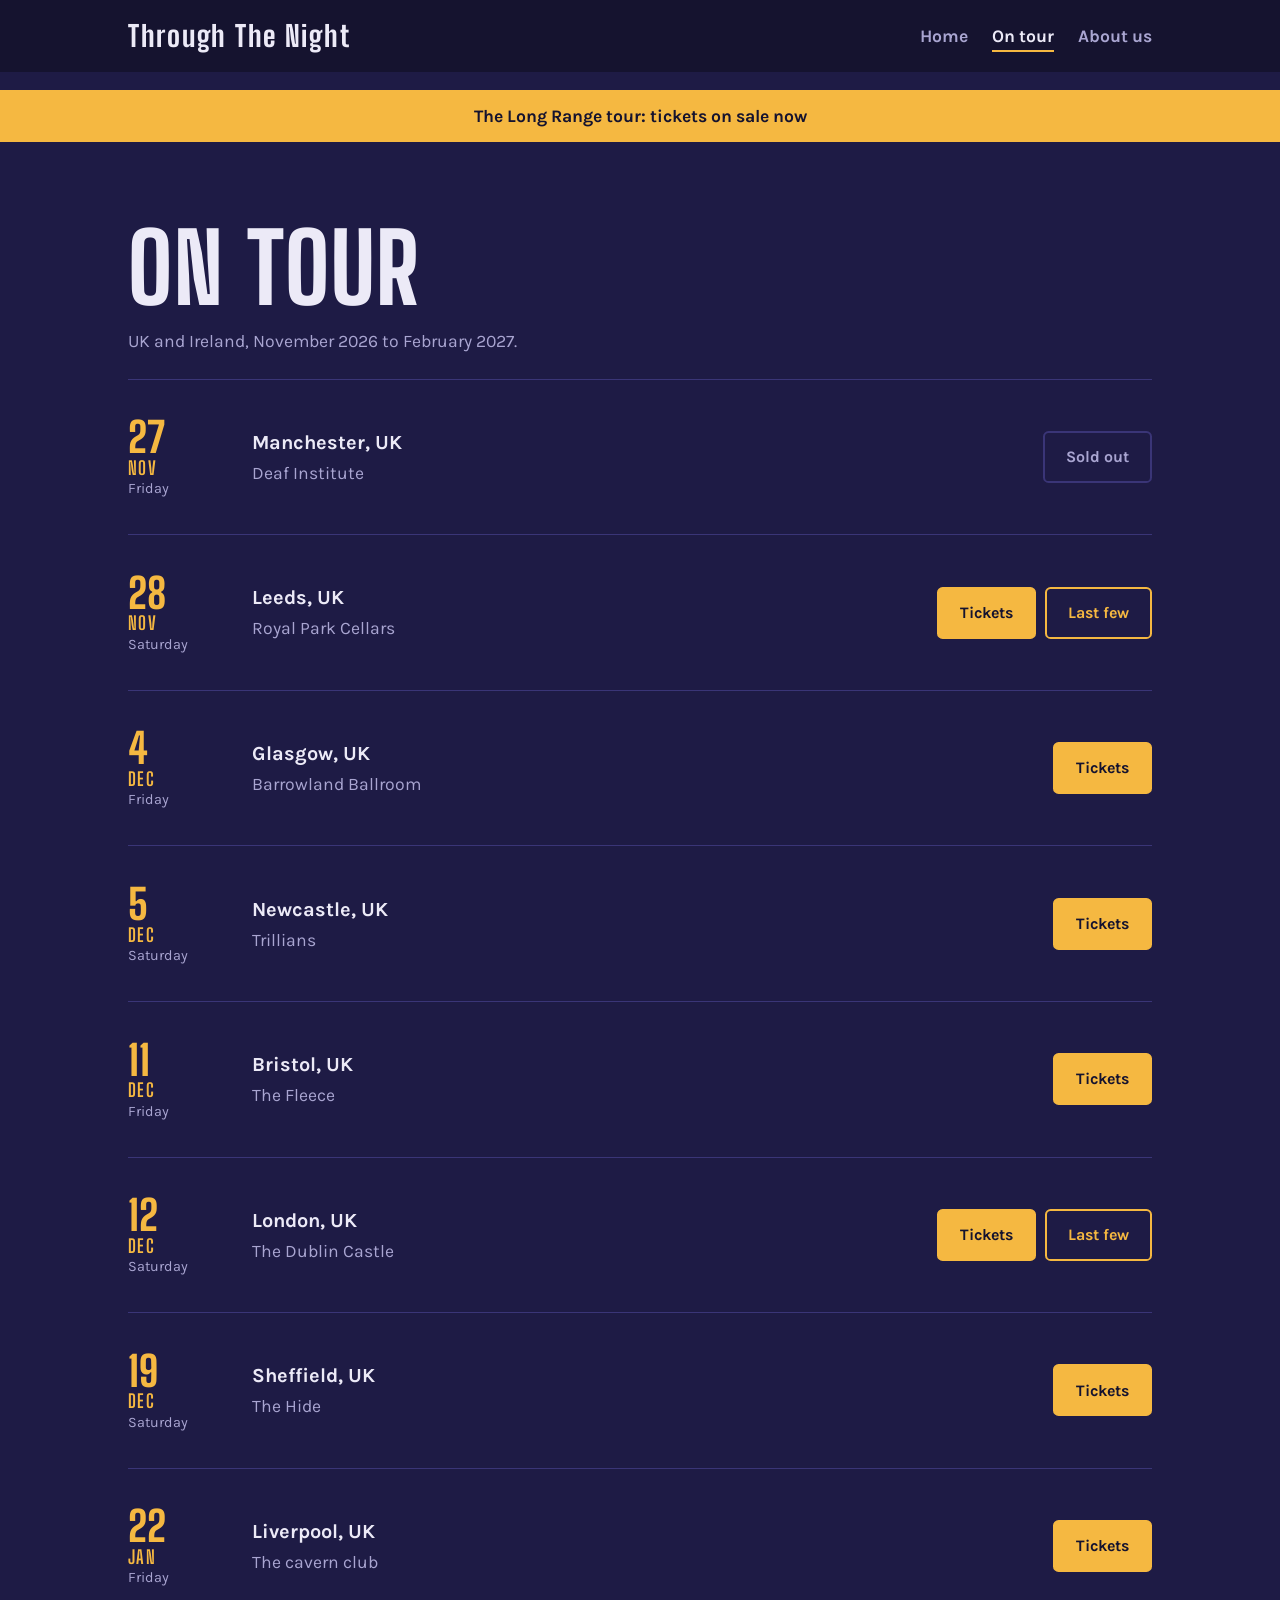
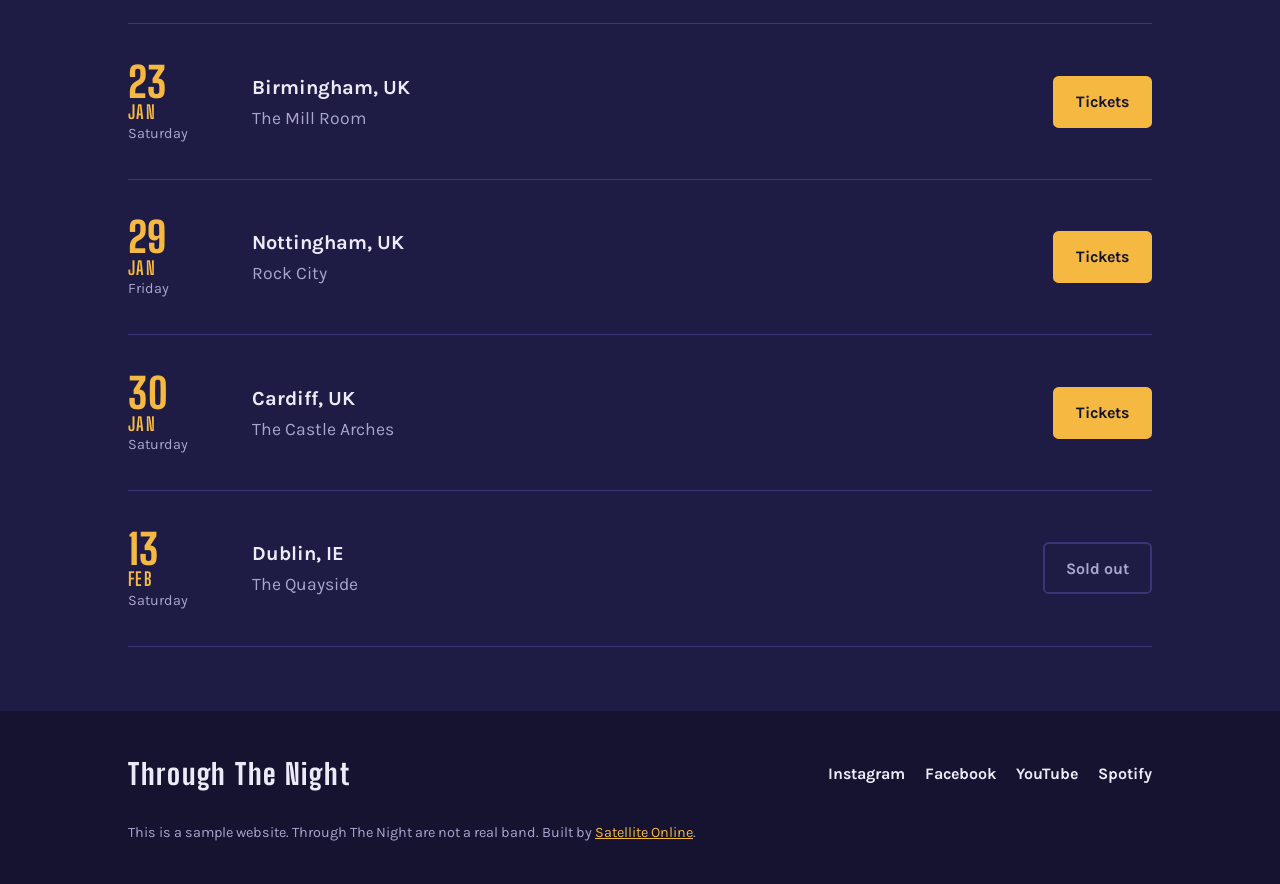
<file: sample1/tour/index.html>
<!DOCTYPE html>
<html lang="en-GB">
<head>
  <meta charset="utf-8">
  <meta name="viewport" content="width=device-width, initial-scale=1">
  <title>On tour | Through The Night</title>
  <meta name="description" content="Through The Night are a four-piece alternative rock band from Manchester. Sample website by Through The Night Online.">
  <link rel="preconnect" href="https://fonts.googleapis.com">
  <link rel="preconnect" href="https://fonts.gstatic.com" crossorigin>
  <link href="https://fonts.googleapis.com/css2?family=Big+Shoulders+Display:wght@700;800&family=Karla:wght@400;700&display=swap" rel="stylesheet">
  <link rel="stylesheet" href="../css/band.css">
</head>
<body>
  <header class="band-header">
    <div class="wrap">
      <a class="small-logo" href="../">Through The Night</a>
      <nav aria-label="Main">
        <ul class="band-nav">
          <li><a href="../">Home</a></li>
          <li><a href="../tour/" aria-current="page">On tour</a></li>
          <li><a href="../about/">About us</a></li>
        </ul>
      </nav>
    </div>
  </header>

  <main>
    <p class="announce">The Long Range tour: tickets on sale now</p>
    <header class="page-title wrap">
      <h1>On tour</h1>
      <p>UK and Ireland, November 2026 to February 2027.</p>
    </header>
    <div class="wrap tour-wrap">
      <ul class="gigs">
        <li class="gig">
          <p class="gig-date"><span class="day">27</span> <span class="month">Nov</span><span class="weekday">Friday</span></p>
          <p class="gig-place"><span class="city">Manchester, UK</span><span class="venue">Deaf Institute</span></p>
          <div class="gig-actions">
            <span class="btn" aria-disabled="true">Sold out</span>
          </div>
        </li>
        <li class="gig">
          <p class="gig-date"><span class="day">28</span> <span class="month">Nov</span><span class="weekday">Saturday</span></p>
          <p class="gig-place"><span class="city">Leeds, UK</span><span class="venue">Royal Park Cellars</span></p>
          <div class="gig-actions">
            <a class="btn" href="#">Tickets</a>
            <a class="btn ghost" href="#">Last few</a>
          </div>
        </li>
        <li class="gig">
          <p class="gig-date"><span class="day">4</span> <span class="month">Dec</span><span class="weekday">Friday</span></p>
          <p class="gig-place"><span class="city">Glasgow, UK</span><span class="venue">Barrowland Ballroom</span></p>
          <div class="gig-actions">
            <a class="btn" href="#">Tickets</a>
          </div>
        </li>
        <li class="gig">
          <p class="gig-date"><span class="day">5</span> <span class="month">Dec</span><span class="weekday">Saturday</span></p>
          <p class="gig-place"><span class="city">Newcastle, UK</span><span class="venue">Trillians</span></p>
          <div class="gig-actions">
            <a class="btn" href="#">Tickets</a>
          </div>
        </li>
        <li class="gig">
          <p class="gig-date"><span class="day">11</span> <span class="month">Dec</span><span class="weekday">Friday</span></p>
          <p class="gig-place"><span class="city">Bristol, UK</span><span class="venue">The Fleece</span></p>
          <div class="gig-actions">
            <a class="btn" href="#">Tickets</a>
          </div>
        </li>
        <li class="gig">
          <p class="gig-date"><span class="day">12</span> <span class="month">Dec</span><span class="weekday">Saturday</span></p>
          <p class="gig-place"><span class="city">London, UK</span><span class="venue">The Dublin Castle</span></p>
          <div class="gig-actions">
            <a class="btn" href="#">Tickets</a>
            <a class="btn ghost" href="#">Last few</a>
          </div>
        </li>
        <li class="gig">
          <p class="gig-date"><span class="day">19</span> <span class="month">Dec</span><span class="weekday">Saturday</span></p>
          <p class="gig-place"><span class="city">Sheffield, UK</span><span class="venue">The Hide</span></p>
          <div class="gig-actions">
            <a class="btn" href="#">Tickets</a>
          </div>
        </li>
        <li class="gig">
          <p class="gig-date"><span class="day">22</span> <span class="month">Jan</span><span class="weekday">Friday</span></p>
          <p class="gig-place"><span class="city">Liverpool, UK</span><span class="venue">The cavern club</span></p>
          <div class="gig-actions">
            <a class="btn" href="#">Tickets</a>
          </div>
        </li>
        <li class="gig">
          <p class="gig-date"><span class="day">23</span> <span class="month">Jan</span><span class="weekday">Saturday</span></p>
          <p class="gig-place"><span class="city">Birmingham, UK</span><span class="venue">The Mill Room</span></p>
          <div class="gig-actions">
            <a class="btn" href="#">Tickets</a>
          </div>
        </li>
        <li class="gig">
          <p class="gig-date"><span class="day">29</span> <span class="month">Jan</span><span class="weekday">Friday</span></p>
          <p class="gig-place"><span class="city">Nottingham, UK</span><span class="venue">Rock City</span></p>
          <div class="gig-actions">
            <a class="btn" href="#">Tickets</a>
          </div>
        </li>
        <li class="gig">
          <p class="gig-date"><span class="day">30</span> <span class="month">Jan</span><span class="weekday">Saturday</span></p>
          <p class="gig-place"><span class="city">Cardiff, UK</span><span class="venue">The Castle Arches</span></p>
          <div class="gig-actions">
            <a class="btn" href="#">Tickets</a>
          </div>
        </li>
        <li class="gig">
          <p class="gig-date"><span class="day">13</span> <span class="month">Feb</span><span class="weekday">Saturday</span></p>
          <p class="gig-place"><span class="city">Dublin, IE</span><span class="venue">The Quayside</span></p>
          <div class="gig-actions">
            <span class="btn" aria-disabled="true">Sold out</span>
          </div>
        </li>
      </ul>
    </div>
  </main>

  <footer class="band-footer">
    <div class="wrap">
      <a class="small-logo" href="../">Through The Night</a>
      <ul class="socials">
        <li><a href="#">Instagram</a></li>
        <li><a href="#">Facebook</a></li>
        <li><a href="#">YouTube</a></li>
        <li><a href="#">Spotify</a></li>
      </ul>
      <p class="credit">This is a sample website. Through The Night are not a real band. Built by <a href="../../">Satellite Online</a>.</p>
    </div>
  </footer>
</body>
</html>
</file>
<file: css/style.css>
/* Satellite — shared styles */
:root {
  --ink: #1a0a1f;          /* navy text and nav */
  --paper: #F3F5F8;        /* page background */
  --white: #FFFFFF;
  --muted: #55607A;        /* secondary text */
  --line: #D5DBE6;
  --digital: #C2491D;      /* orange accent: musician bar, buttons, orbit dot */
  --focus: #2F5BEA;

  --display: "Bricolage Grotesque", "Arial Narrow", system-ui, sans-serif;
  --body: "Atkinson Hyperlegible", system-ui, -apple-system, "Segoe UI", sans-serif;

  --nav-h: 4.25rem;
  --wrap: 72rem;
}

*, *::before, *::after { box-sizing: border-box; }
html { scroll-padding-top: calc(var(--nav-h) + 1rem); }
body {
  margin: 0;
  background: var(--paper);
  color: var(--ink);
  font-family: var(--body);
  font-size: 1.125rem;     /* slightly larger base for an older audience */
  line-height: 1.6;
  padding-top: var(--nav-h);
}
img { max-width: 100%; display: block; }
a { color: inherit; }
:focus-visible { outline: 3px solid var(--focus); outline-offset: 3px; }

.wrap { width: min(100% - 2.5rem, var(--wrap)); margin-inline: auto; }
.skip-link {
  position: absolute; left: 1rem; top: -4rem; z-index: 100;
  background: var(--white); color: var(--ink); padding: .6rem 1rem;
}
.skip-link:focus { top: 1rem; }

/* ---------- Navbar ---------- */
.site-nav {
  position: fixed; inset: 0 0 auto; z-index: 50;
  height: var(--nav-h);
  background: var(--ink); color: var(--white);
}
.site-nav .wrap {
  height: 100%; display: flex; align-items: center; justify-content: space-between; gap: 1rem;
}
.brand {
  font-family: var(--display); font-weight: 700; font-size: 1.35rem;
  text-decoration: none; letter-spacing: -0.01em;
}
.nav-links { display: flex; gap: .25rem; list-style: none; margin: 0; padding: 0; }
.nav-links a {
  display: block; padding: .5rem .85rem; border-radius: 999px;
  text-decoration: none; font-size: 1rem;
}
.nav-links a:hover { background: rgba(255,255,255,.12); }
.nav-links a[aria-current="page"] { background: var(--white); color: var(--ink); }
.nav-toggle {
  display: none; background: none; border: 2px solid rgba(255,255,255,.5); color: var(--white);
  font: inherit; font-size: 1rem; padding: .4rem .9rem; border-radius: 999px; cursor: pointer;
}

@media (max-width: 760px) {
  .nav-toggle { display: block; }
  .nav-links {
    display: none; position: absolute; top: var(--nav-h); left: 0; right: 0;
    flex-direction: column; background: var(--ink); padding: .5rem 1.25rem 1.25rem;
  }
  .nav-links.open { display: flex; }
  .nav-links a { padding: .85rem 1rem; font-size: 1.1rem; }
}

/* ---------- Home: hero (title and photo side by side) ---------- */
.hero {
  display: grid; grid-template-columns: 1fr 1fr; align-items: center;
  gap: clamp(3rem, 4vw, 4rem);
  padding: clamp(2rem, 3vw, 4rem) 0 0;
}
.hero-text { padding-left: 1.5rem; }   /* room for the orbit ring on the left */
.wordmark {
  position: relative; display: inline-block; isolation: isolate;
  font-family: var(--display); font-weight: 800;
  font-size: clamp(1.5rem, 4vw, 4rem);
  line-height: .9; letter-spacing: -0.04em; margin: 0;
}
.wordmark-line { display: block; }
.orbit {
  position: absolute; left: -7%; top: -22%; width: 114%; height: 144%;
  border: 1.5px solid var(--line); border-radius: 50%;
  pointer-events: none; z-index: -1;
}
/* The moon traces the ring: x and y swing on offset sine-like timings */
.orbit-x { position: absolute; top: 0; bottom: 0; left: 50%; width: 0; }
.moon {
  position: absolute; left: 0; top: 0;
  width: .09em; height: .09em; margin: -.045em 0 0 -.045em;
  border-radius: 50%; background: var(--digital);
}
.hero-name {
  margin: 1.5rem 0 0; font-size: clamp(1.2rem, 2.2vw, 1.6rem);
  color: var(--muted); letter-spacing: .02em;
}

.photo-placeholder {
  /* Swap this div for: <img src="images/harry-cafe.jpg" alt="Harry working on a laptop in a café"> */
  aspect-ratio: 4 / 3; width: 100%;
  background: #FFD60A; border-radius: 1.25rem;
  display: grid; place-items: center;
  color: rgba(22,33,58,.55); font-size: 1rem;
}
.hero-photo img { aspect-ratio: 4 / 3; width: 100%; object-fit: cover; border-radius: 1.25rem; }

@media (max-width: 760px) {
  .hero { grid-template-columns: 1fr; text-align: center; }
  .hero-text { padding-left: 0; }
}

/* ---------- Home: musician bar ---------- */
.musician-bar {
  display: block; margin-top: clamp(3rem, 7vw, 5rem);
  background: var(--digital); color: var(--white); text-decoration: none;
  padding: clamp(2.5rem, 5vw, 3.5rem) 0;
  transition: filter .2s;
}
.musician-bar:hover { filter: brightness(1.08); }
.musician-bar-inner {
  display: flex; align-items: center; justify-content: space-between; gap: 2rem; flex-wrap: wrap;
}
.bar-for { margin: 0; font-size: 1.05rem; opacity: .9; }
.musician-bar h2 {
  font-family: var(--display); font-weight: 700; margin: .3rem 0 .75rem;
  font-size: clamp(2rem, 4.5vw, 3.25rem); line-height: 1.05; letter-spacing: -0.02em;
}
.musician-bar .lede { margin: 0; max-width: 40ch; font-size: 1.15rem; }
.bar-cta {
  background: var(--white); color: var(--ink);
  padding: .8rem 1.4rem; border-radius: 999px; font-weight: 700; white-space: nowrap;
}

/* ---------- Home: reviews ---------- */
.reviews { padding: clamp(3rem, 7vw, 5rem) 0; }
.section-title {
  font-family: var(--display); font-weight: 700;
  font-size: clamp(1.8rem, 3.5vw, 2.5rem); letter-spacing: -0.02em; margin: 0 0 1.5rem;
}
.review-track {
  display: flex; gap: 1.25rem;
  overflow-x: auto; scroll-snap-type: x mandatory; scroll-behavior: smooth;
  padding-bottom: .75rem; scrollbar-width: thin;
}
.review {
  flex: 0 0 min(26rem, 85%);
  scroll-snap-align: start;
  background: var(--white); border: 1px solid var(--line); border-top: 6px solid var(--muted);
  border-radius: 1rem; padding: 1.75rem; margin: 0;
  display: flex; flex-direction: column; justify-content: space-between; gap: 1.25rem;
}
.review[data-service="digital"] { border-top-color: var(--digital); }
.review blockquote { margin: 0; font-size: 1.15rem; }
.review figcaption { color: var(--muted); font-size: 1rem; }
.review figcaption strong { color: var(--ink); display: block; }

/* ---------- Home: about me (vertical split) ---------- */
.about-me {
  display: grid; grid-template-columns: 1fr 1fr;
  background: var(--white);
  min-height: 40rem;
}
.about-me-photo { position: relative;}
.about-placeholder,
.about-me-photo img {
  position: absolute; inset: 0;
  width: 100%; height: 100%; object-fit: cover;
  object-position: center 30%;  
}
.about-placeholder {
  background: #FFD60A;
  display: grid; place-items: center;
  color: rgba(22,33,58,.55); font-size: 1rem;
}
.about-me-text { align-self: center; padding: clamp(2rem, 5vw, 4rem); }
.about-me-text p { max-width: 50ch; margin: 0 0 1rem; }
.about-me-text .button { margin-top: .5rem; }
@media (max-width: 760px) {
  .about-me { grid-template-columns: 1fr; }
  .about-me-photo { aspect-ratio: 4 / 3; }
}

/* ---------- Inner pages ---------- */
.page-head { padding: clamp(3rem, 7vw, 5rem) 0 2rem; }
.page-head h1 {
  font-family: var(--display); font-weight: 800; margin: 0;
  font-size: clamp(2.5rem, 7vw, 4.5rem); line-height: 1; letter-spacing: -0.03em;
}
.page-head p { max-width: 60ch; font-size: 1.2rem; color: var(--muted); }
.page-body { padding-bottom: 4rem; }
.page-body > * { max-width: 65ch; }
.page-body h2 { font-family: var(--display); font-size: 1.6rem; margin: 2.5rem 0 .5rem; }
.placeholder-note {
  background: var(--white); border: 2px dashed var(--line); border-radius: .75rem;
  padding: 1rem 1.25rem; color: var(--muted); font-size: 1rem;
}
.theme-digital .page-head { border-bottom: 6px solid var(--digital); }
.button {
  display: inline-block; padding: .8rem 1.4rem; border-radius: 999px;
  background: var(--ink); color: var(--white); text-decoration: none; font-weight: 700;
}
.theme-digital .button { background: var(--digital); }
.route-links { display: flex; flex-wrap: wrap; gap: 1rem; }

/* ---------- Footer ---------- */
.site-footer { background: var(--ink); color: var(--white); padding: 3rem 0 2rem; }
.footer-grid { display: grid; grid-template-columns: 2fr repeat(3, auto); gap: 2rem 3rem; }
.footer-grid > div p { max-width: 34ch; }
@media (max-width: 760px) { .footer-grid { grid-template-columns: 1fr 1fr; } .footer-grid > div { grid-column: 1 / -1; } }
.footer-brand { font-family: var(--display); font-weight: 700; font-size: 1.5rem; margin: 0; }
.footer-grid p { margin: .25rem 0 0; color: rgba(255,255,255,.75); }
.footer-links { list-style: none; margin: 0; padding: 0; display: grid; gap: .4rem; }
.footer-links a { text-decoration-color: rgba(255,255,255,.4); text-underline-offset: 3px; }
.footer-small { margin-top: 2.5rem; font-size: .9rem; color: rgba(255,255,255,.6); }

/* Orbit animation: the one bit of ambient motion on the site */
@media (prefers-reduced-motion: no-preference) {
  .orbit-x { left: 0; animation: orbit-x 9s ease-in-out infinite alternate; }
  .moon { animation: orbit-y 9s ease-in-out -4.5s infinite alternate; }
}
@keyframes orbit-x { from { left: 0%; } to { left: 100%; } }
@keyframes orbit-y { from { top: 0%; } to { top: 100%; } }

@media (prefers-reduced-motion: reduce) {
  * { transition: none !important; scroll-behavior: auto !important; }
}

/* ---------- Projects grid ---------- */
.projects-wrap { padding: 2.5rem 0 4rem; }
.project-grid {
  display: grid; gap: 1.5rem;
  grid-template-columns: repeat(auto-fill, minmax(17rem, 1fr));
}
.project-card {
  display: flex; flex-direction: column;
  background: var(--white); border: 1px solid var(--line); border-radius: 1rem;
  overflow: hidden; text-decoration: none;
  transition: transform .2s, box-shadow .2s;
}
.project-card:hover { transform: translateY(-4px); box-shadow: 0 10px 24px rgba(22,33,58,.12); }
.project-media { aspect-ratio: 1 / 1; background: #FFD60A; }
.project-media img { width: 100%; height: 100%; object-fit: cover; }
.project-body { padding: 1.25rem 1.5rem 1.5rem; display: flex; flex-direction: column; gap: .5rem; flex: 1; }
.project-body h2 { font-family: var(--display); font-size: 1.35rem; margin: 0; }
.project-body p { margin: 0; color: var(--muted); font-size: 1rem; }
.project-link { margin-top: auto; padding-top: .5rem; font-weight: 700; color: var(--digital); }


.contact-form { display: grid; gap: 1.25rem; max-width: 36rem; margin-bottom: 2rem; }
.contact-form label { display: grid; gap: .4rem; font-weight: 700; }
.contact-form .optional { font-weight: 400; color: var(--muted); }
.contact-form input,
.contact-form select,
.contact-form textarea {
  font: inherit; font-weight: 400; color: var(--ink);
  padding: .75rem 1rem; border: 2px solid var(--line); border-radius: .6rem;
  background: var(--white);
}
.contact-form input:focus,
.contact-form select:focus,
.contact-form textarea:focus { border-color: var(--digital); outline: none; }
.contact-form .button { justify-self: start; border: 0; cursor: pointer; font-size: 1.05rem; background: var(--digital); }
</file>
<file: sample1/css/band.css>
/* Satellite (sample band site) — night-sky indigo with a sodium-streetlight amber */
:root {
  --night: #1E1B45;    
  --deep: #15132F;      
  --panel: #2A2660;      
  --text: #ECEAF7;       
  --soft: #A9A5D1;      
  --amber: #F5B841;      
  --rule: #3A3577;       

  --display: "Big Shoulders Display", "Impact", "Arial Narrow", sans-serif;
  --body: "Karla", system-ui, -apple-system, "Segoe UI", sans-serif;
}

*, *::before, *::after { box-sizing: border-box; }
body {
  margin: 0; background: var(--night); color: var(--text);
  font-family: var(--body); font-size: 1.1rem; line-height: 1.6;
}
a { color: inherit; }
img, svg { display: block; max-width: 100%; }
:focus-visible { outline: 3px solid var(--amber); outline-offset: 3px; }
.wrap { width: min(100% - 2.5rem, 64rem); margin-inline: auto; }

.band-header { background: var(--deep); }
.band-header .wrap {
  display: flex; align-items: center; justify-content: space-between; gap: 1rem;
  min-height: 4.5rem; flex-wrap: wrap;
}
.small-logo {
  font-family: var(--display); font-weight: 800; font-size: 1.8rem;
  letter-spacing: .06em; text-decoration: none;
}
.band-nav { display: flex; gap: 1.5rem; list-style: none; margin: 0; padding: 0; }
.band-nav a { text-decoration: none; color: var(--soft); font-weight: 700; padding: .25rem 0; border-bottom: 2px solid transparent; }
.band-nav a:hover { color: var(--text); }
.band-nav a[aria-current="page"] { color: var(--text); border-bottom-color: var(--amber); }

.logo-hero { padding: clamp(3rem, 8vw, 6rem) 0 clamp(2.5rem, 6vw, 4rem); text-align: center; }
.band-logo { width: min(100%, 40rem); margin-inline: auto; height: auto; }
.band-logo .waves path { fill: none; stroke: var(--amber); stroke-width: 6; stroke-linecap: round; }
.band-logo .dish { fill: var(--amber); }
.band-logo text {
  fill: var(--text); font-family: var(--display); font-weight: 800;
  font-size: 118px; letter-spacing: 10px;
}

.block { padding: clamp(2.5rem, 6vw, 4rem) 0; }
.block + .block { border-top: 1px solid var(--rule); }
.block h2 {
  font-family: var(--display); font-weight: 800; text-transform: uppercase;
  font-size: clamp(2.2rem, 6vw, 3.5rem); line-height: 1; letter-spacing: .02em; margin: 0 0 1.5rem;
}

.video {
  aspect-ratio: 16 / 9; background: var(--panel); border-radius: .5rem;
  display: grid; place-items: center; text-align: center; color: var(--soft);
}
.video .play {
  width: 5rem; height: 5rem; border-radius: 50%; background: var(--amber);
  display: grid; place-items: center; margin: 0 auto .75rem;
}
.video .play::after {
  content: ""; margin-left: .35rem;
  border-left: 1.6rem solid var(--deep); border-top: 1rem solid transparent; border-bottom: 1rem solid transparent;
}
.video iframe { width: 100%; height: 100%; border: 0; border-radius: .5rem; }

.btn {
  display: inline-block; text-decoration: none; font-weight: 700;
  padding: .7rem 1.3rem; border-radius: .35rem; border: 2px solid var(--amber);
  background: var(--amber); color: var(--deep); font-family: var(--body); font-size: 1rem; cursor: pointer;
}
.btn.ghost { background: transparent; color: var(--amber); }
.btn:hover { filter: brightness(1.1); }
.btn[aria-disabled="true"] { border-color: var(--rule); background: transparent; color: var(--soft); cursor: default; filter: none; }

.gigs { list-style: none; margin: 0; padding: 0; border-top: 1px solid var(--rule); }
.gig {
  display: grid; grid-template-columns: 6.5rem 1fr auto; gap: 1.25rem; align-items: center;
  padding: 1.25rem 0; border-bottom: 1px solid var(--rule);
}
.gig-date { font-family: var(--display); line-height: 1; color: var(--amber); }
.gig-date .day { display: block; font-size: 2.6rem; font-weight: 800; }
.gig-date .month { font-size: 1.15rem; font-weight: 700; text-transform: uppercase; letter-spacing: .08em; }
.gig-date .weekday { display: block; color: var(--soft); font-family: var(--body); font-size: .9rem; margin-top: .3rem; }
.gig-place .city { display: block; font-weight: 700; font-size: 1.25rem; }
.gig-place .venue { color: var(--soft); }
.gig-actions { display: flex; gap: .6rem; flex-wrap: wrap; justify-content: flex-end; }
@media (max-width: 640px) {
  .gig { grid-template-columns: 5rem 1fr; }
  .gig-actions { grid-column: 1 / -1; justify-content: flex-start; }
}
.more-link { margin-top: 1.75rem; }

.announce {
  background: var(--amber); color: var(--deep); text-align: center;
  font-weight: 700; padding: .75rem 1.25rem;
}
.page-title { padding: clamp(2.5rem, 6vw, 4rem) 0 1.5rem; }
.page-title h1 {
  font-family: var(--display); font-weight: 800; text-transform: uppercase;
  font-size: clamp(3rem, 10vw, 6rem); line-height: .95; letter-spacing: .02em; margin: 0;
}
.page-title p { color: var(--soft); margin: .75rem 0 0; }
.tour-wrap { padding-bottom: 4rem; }

.signup p { color: var(--soft); max-width: 50ch; margin: 0 0 1.25rem; }
.signup-form { display: flex; gap: .75rem; flex-wrap: wrap; max-width: 34rem; }
.signup-form input {
  flex: 1 1 16rem; font: inherit; color: var(--text);
  background: var(--panel); border: 2px solid var(--rule); border-radius: .35rem; padding: .7rem 1rem;
}
.signup-form input::placeholder { color: var(--soft); }
.signup-form input:focus { border-color: var(--amber); outline: none; }
.signup-note { color: var(--amber) !important; margin-top: 1rem !important; font-weight: 700; }

.story { padding-bottom: 4rem; }
.story p { max-width: 62ch; }
.story h2 {
  font-family: var(--display); font-weight: 800; text-transform: uppercase;
  font-size: 2rem; letter-spacing: .03em; margin: 2.5rem 0 .5rem; color: var(--amber);
}
.band-photo {
  aspect-ratio: 16 / 9; background: var(--panel); border-radius: .5rem; margin-bottom: 2rem;
  display: grid; place-items: center; color: var(--soft);
}
.lineup { list-style: none; padding: 0; margin: 0; display: grid; gap: .5rem; max-width: 30rem; }
.lineup li { display: flex; justify-content: space-between; border-bottom: 1px solid var(--rule); padding: .5rem 0; }
.lineup span { color: var(--soft); }

.band-footer { background: var(--deep); padding: 2.5rem 0; color: var(--soft); font-size: 1rem; }
.band-footer .wrap { display: flex; flex-wrap: wrap; justify-content: space-between; gap: 1.5rem; align-items: center; }
.band-footer .small-logo { color: var(--text); }
.socials { display: flex; gap: 1.25rem; list-style: none; margin: 0; padding: 0; }
.socials a { text-decoration: none; font-weight: 700; color: var(--text); }
.socials a:hover { color: var(--amber); }
.credit { width: 100%; margin: 0; font-size: .9rem; }
.credit a { color: var(--amber); }

@media (prefers-reduced-motion: reduce) { * { animation: none !important; } }
</file>
